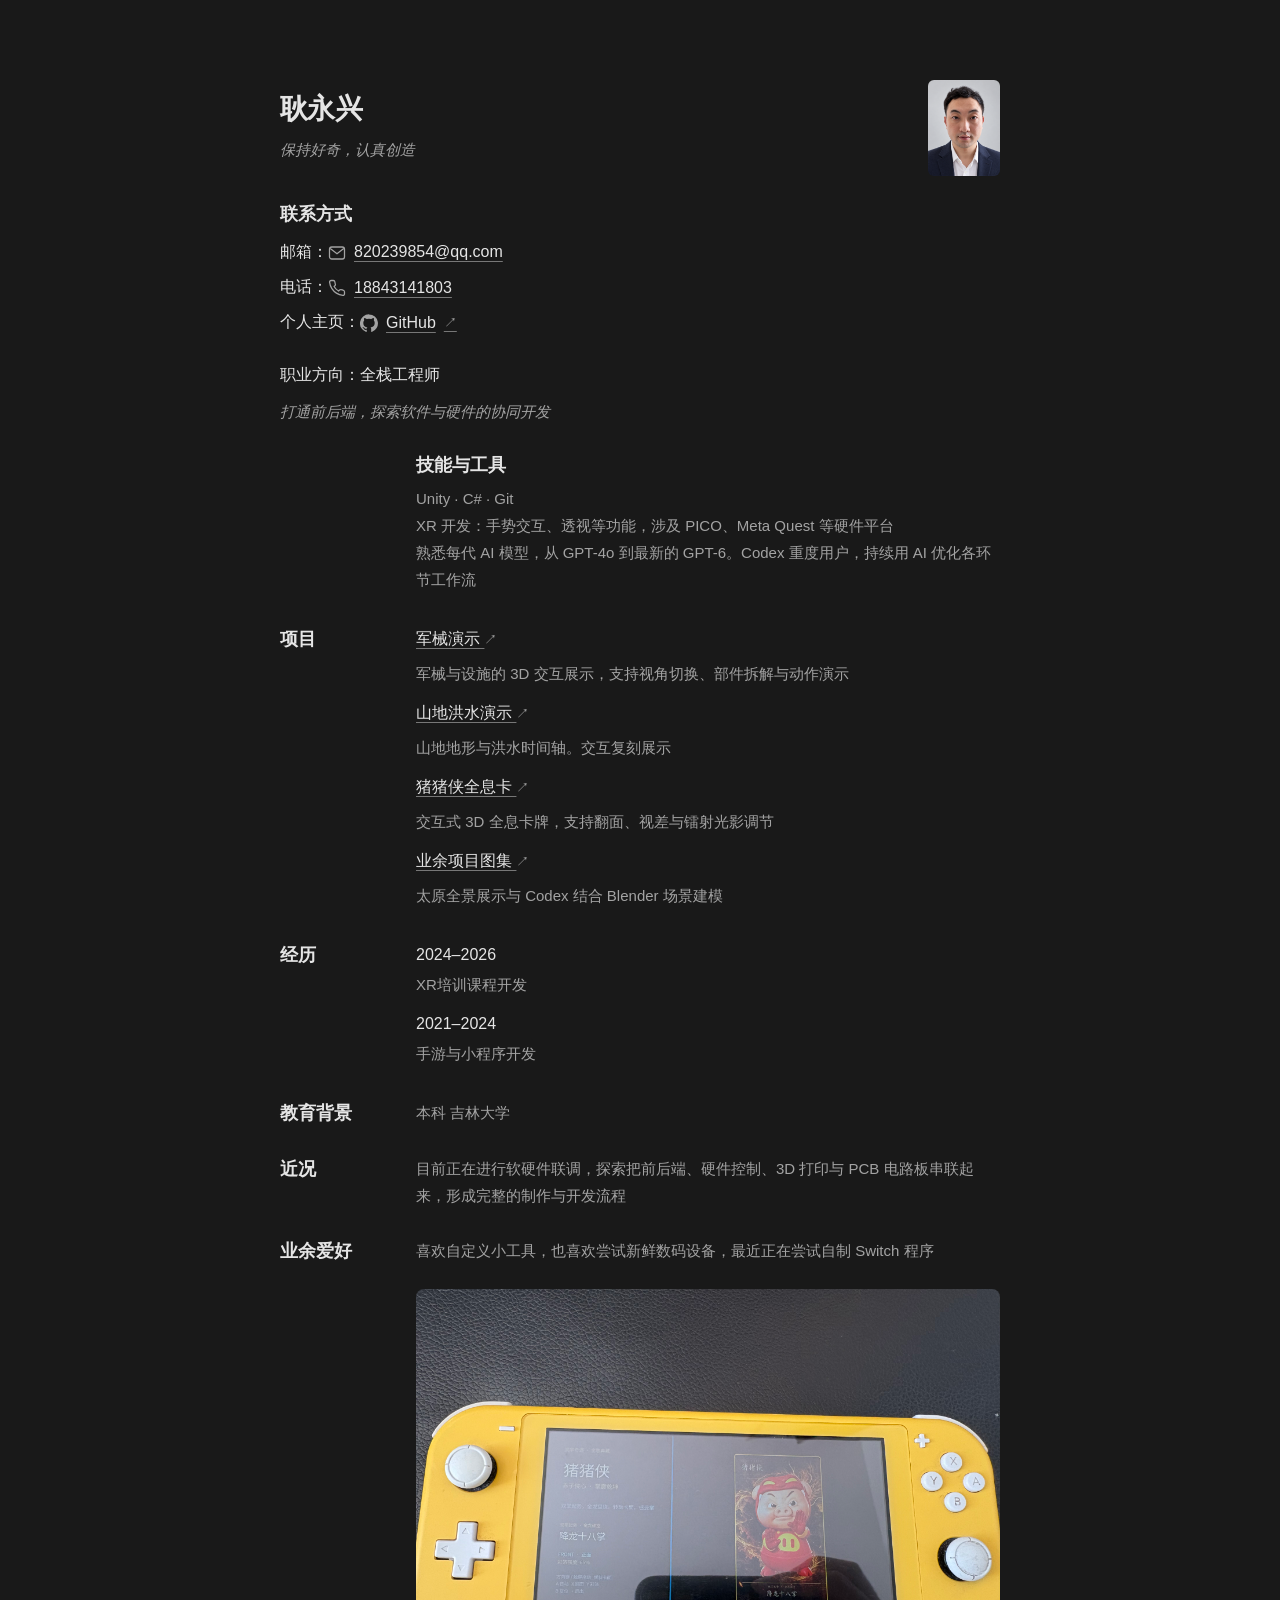
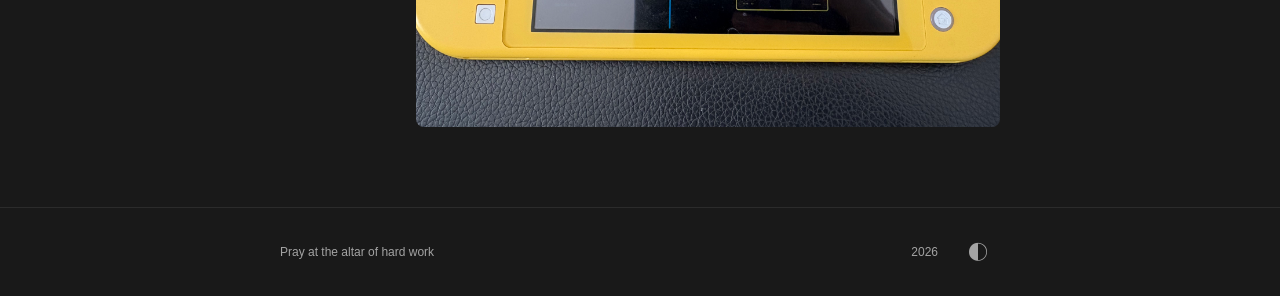
<file: index.html>
<!doctype html><html lang="zh-CN"><head><meta charset="utf-8"><meta name="viewport" content="width=device-width, initial-scale=1"><meta name="theme-color" content="#191919"><meta name="description" content="耿永兴的个人主页，职业方向为全栈工程师。个人简介、项目与日常记录。"><title>耿永兴 · 全栈工程师</title>  <script type="module" crossorigin src="./assets/index-1s0UIiCZ.js"></script>
  <link rel="stylesheet" crossorigin href="./assets/index-CnTrVTDk.css">
</head><body><main id="app"></main></body></html>
</file>
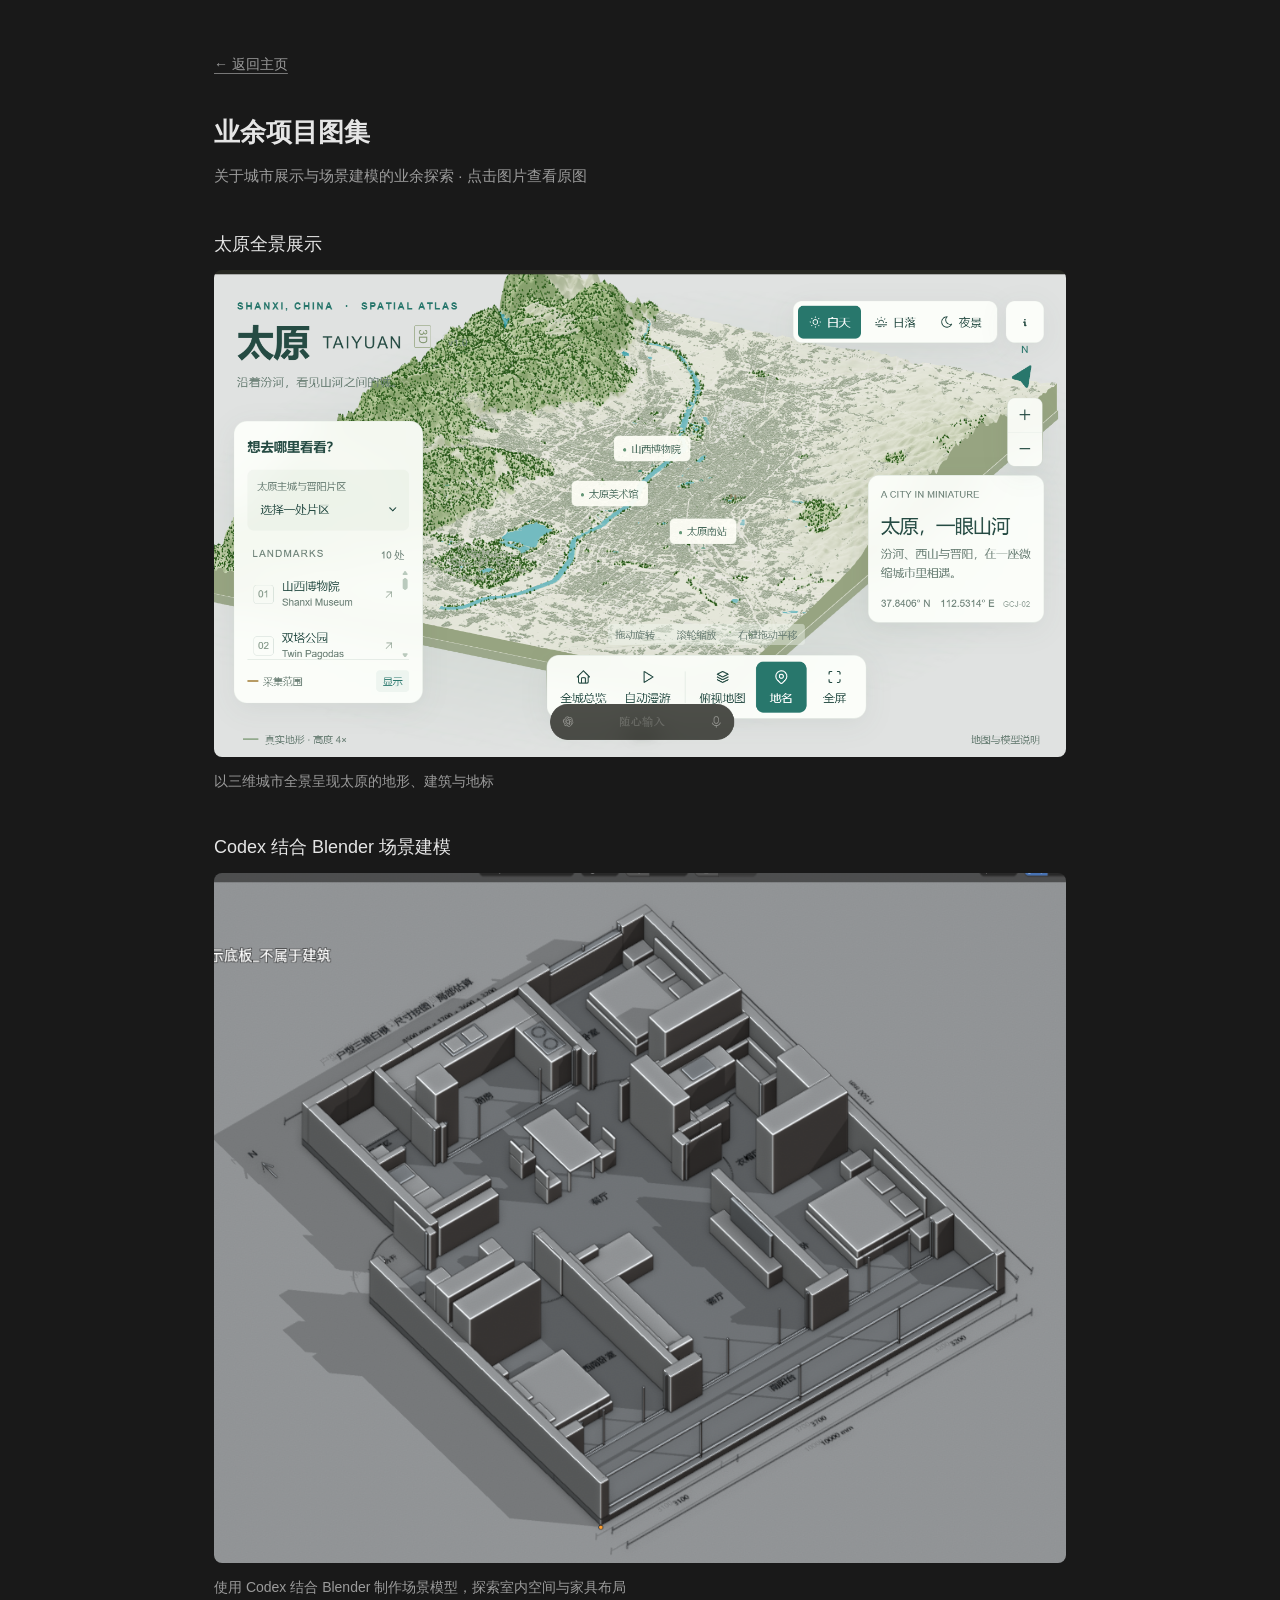
<file: projects/gallery/index.html>
<!doctype html>
<html lang="zh-CN"><head><meta charset="utf-8"><meta name="viewport" content="width=device-width,initial-scale=1"><title>业余项目图集 · 耿永兴</title><link rel="stylesheet" href="../../portfolio.css"><style>
main{max-width:900px;margin:auto;padding:48px 24px 64px}h1{font-size:26px;line-height:1.4;margin:32px 0 12px}.lead{color:var(--muted);font-size:15px}figure{margin:40px 0 0}h2{font-size:18px;color:var(--text);line-height:1.5;margin-bottom:12px}figure a{display:block}img{display:block;width:100%;height:auto;border-radius:8px}figcaption p{color:var(--muted);font-size:14px;margin-top:12px;line-height:1.8}.back{display:inline-block;padding:8px 0;font-size:14px}@media(max-width:600px){main{padding:24px 20px 48px}h1{font-size:24px}figure{margin-top:32px}}
</style></head><body><main><a class="back" href="../../">← 返回主页</a><h1>业余项目图集</h1><p class="lead">关于城市展示与场景建模的业余探索 · 点击图片查看原图</p>
<figure><h2>太原全景展示</h2><a href="./taiyuan.png" target="_blank" rel="noopener" aria-label="查看太原全景展示原图"><img src="./taiyuan.png" alt="太原三维全景，展示汾河、山地、城市建筑与地标" width="1554" height="888" decoding="async"></a><figcaption><p>以三维城市全景呈现太原的地形、建筑与地标</p></figcaption></figure>
<figure><h2>Codex 结合 Blender 场景建模</h2><a href="./blender-scene.png" target="_blank" rel="noopener" aria-label="查看场景建模原图"><img src="./blender-scene.png" alt="Blender 中的住宅室内三维白模，包含墙体、门窗和家具布局" width="1011" height="819" loading="lazy" decoding="async"></a><figcaption><p>使用 Codex 结合 Blender 制作场景模型，探索室内空间与家具布局</p></figcaption></figure>
</main><script>try{if(localStorage.getItem('portfolio-theme')==='light')document.documentElement.dataset.theme='light'}catch{}</script></body></html>
</file>
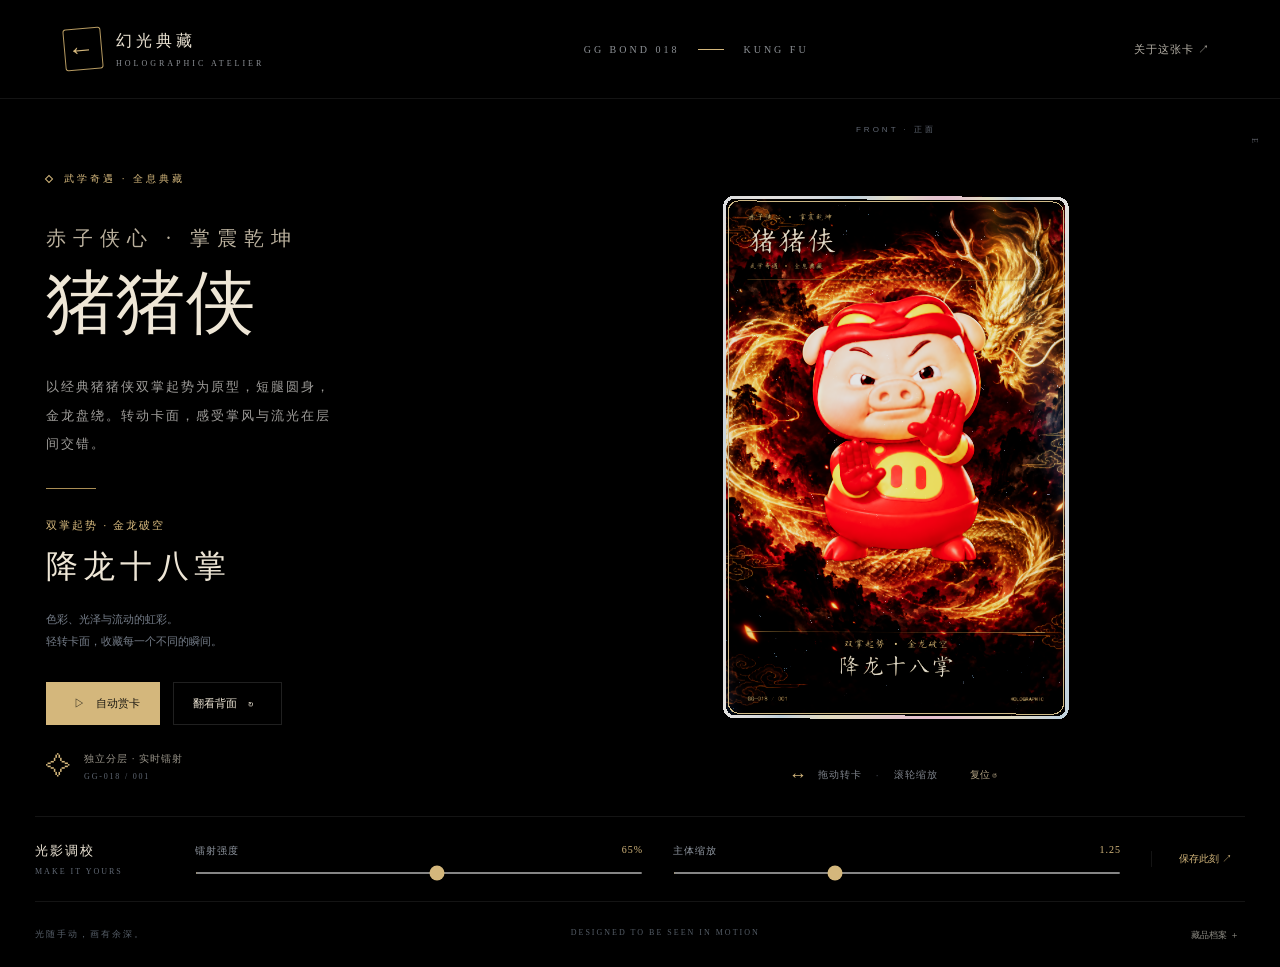
<file: projects/ggbond/index.html>
<!doctype html>
<html lang="zh-CN">
<head><link rel="icon" href="data:,"><meta charset="utf-8"><meta name="viewport" content="width=device-width,initial-scale=1"><meta name="theme-color" content="#090d13"><title>猪猪侠全息卡 · 耿永兴</title><link rel="stylesheet" href="./style.css"><script type="importmap">{"imports":{"three":"./vendor/three/build/three.module.js","three/addons/":"./vendor/three/jsm/"}}</script></head>
<body>
<header><a class="brand" href="../../" aria-label="返回个人主页"><span class="seal">←</span><span>幻光典藏<small>HOLOGRAPHIC ATELIER</small></span></a><span class="edition">GG BOND 018 <i></i> KUNG FU</span><button id="soundless" class="top-note" type="button">关于这张卡 ↗</button></header>
<main>
<section class="story"><p class="eyebrow"><span></span><span id="collection">个人全息典藏</span></p><p id="subtitle" class="subheading">角色称号</p><h1 id="card-title">角色名称</h1><p id="description" class="description">收藏属于你的光影。</p><div class="rule"></div><p id="tagline" class="technique-label">招式说明</p><h2 id="technique">招式名称</h2><p class="craft">色彩、光泽与流动的虹彩。<br>轻转卡面，收藏每一个不同的瞬间。</p><div class="actions"><button id="auto" class="primary" type="button" aria-pressed="false"><span>▷</span> 自动赏卡</button><button id="flip" type="button">翻看背面 <span>↻</span></button></div><div class="collectible"><span>✧</span><div>独立分层 · 实时镭射<small id="edition">001 / 006 · DIGITAL COLLECTIBLE</small></div></div></section>
<section class="display" aria-label="交互式全息卡牌"><div class="orbit orbit-one"></div><div class="orbit orbit-two"></div><span class="display-label">EIGHTEEN DRAGON PALMS</span><div id="stage" tabindex="0" role="img" aria-label="可交互三维卡牌。拖动旋转，方向键微调，F 翻面，R 复位。"><div id="loading" role="status">正在加载卡牌…</div></div><div class="stage-hint"><span>↔</span> 拖动转卡 <b>·</b> 滚轮缩放 <button id="reset" type="button" aria-label="恢复默认视角">复位 ↺</button></div><p id="view-label" class="view-label">FRONT · 正面</p></section>
</main>
<section class="controls" aria-label="卡牌效果控制"><div class="control-heading"><span>光影调校</span><small>MAKE IT YOURS</small></div><label>镭射强度 <output id="foil-value">65%</output><input id="foil" type="range" min="0" max="1.2" step="0.01" value="0.65"></label><label>主体缩放 <output id="scale-value">1.25</output><input id="scale" type="range" min="1" max="1.7" step="0.01" value="1.25"></label><button id="save" class="save" type="button">保存此刻 ↗</button></section>
<footer><span>光随手动，画有余深。</span><span>DESIGNED TO BE SEEN IN MOTION</span><button id="details" type="button">藏品档案 ＋</button></footer>
<dialog id="about"><button class="close" type="button" aria-label="关闭">×</button><p class="eyebrow">COLLECTIBLE NOTES</p><h2>猪猪侠 · 降龙十八掌</h2><p>卡牌模型从 Blender 导出。主体、文字、背景和线描分别参与实时合成，让光泽和景深随视角变化。</p><p>拖动或方向键转动；F 翻面；R 复位。滑杆调整只影响当前预览，刷新后恢复默认值。</p><p class="fine">网页使用实时材质重建镭射效果，与 Blender 离线渲染会有细节差异。</p></dialog>
<script type="module" src="./app.js?v=depth-fixed"></script>
</body></html>
</file>
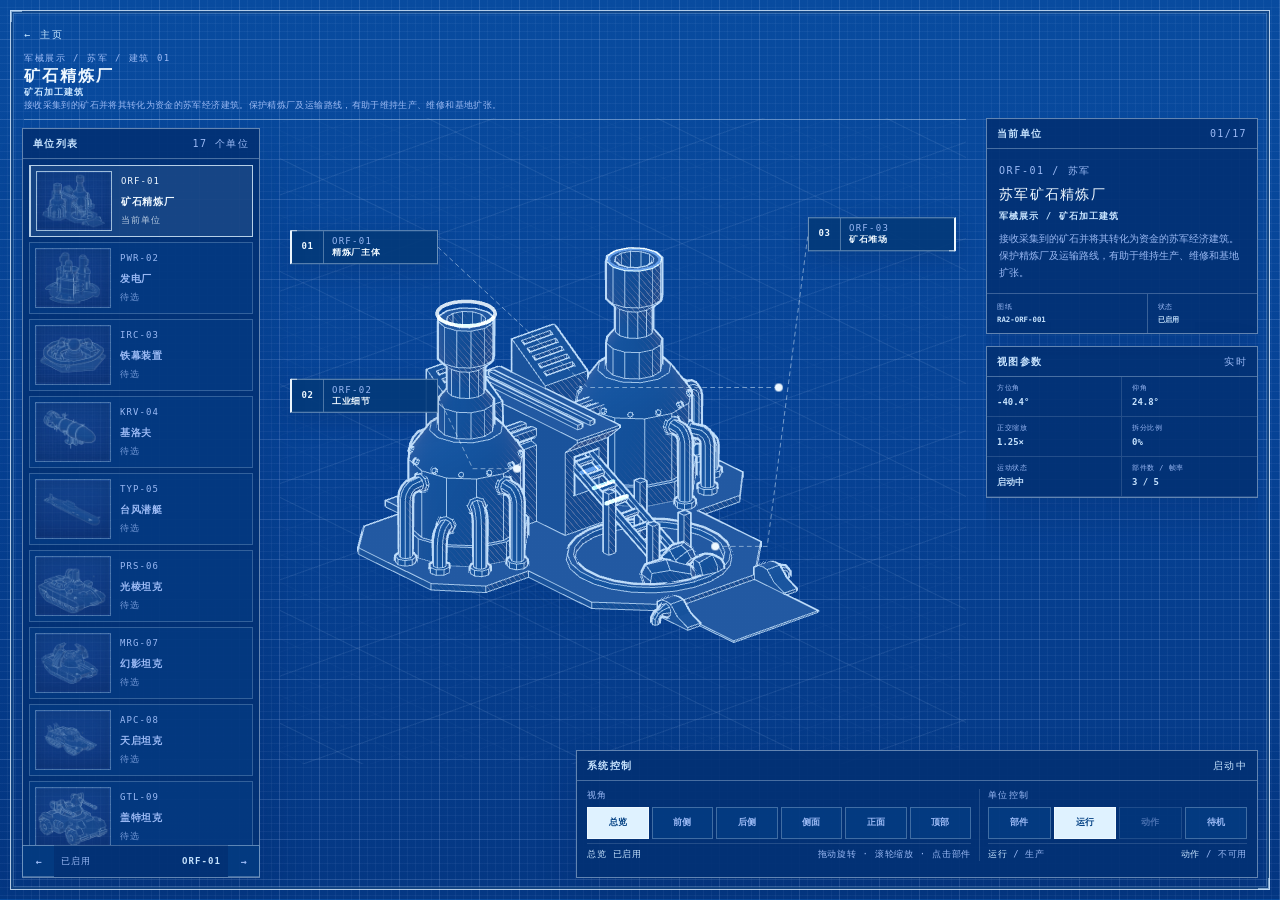
<file: projects/project-02/index.html>
<!doctype html><html lang="zh-CN"><head><meta charset="utf-8"><meta name="viewport" content="width=device-width,initial-scale=1"><title>军械演示 · 耿永兴</title><link rel="stylesheet" href="./_next/static/immutable/chunks/04o9u_3zq2r1m.css"><style>.portfolio-nav{position:fixed;top:16px;left:24px;z-index:100;color:#cae8ff;font:10px monospace;letter-spacing:2px;padding:12px 0;text-decoration:none}.source-link{position:fixed;right:20px;bottom:16px;z-index:100;color:#b6d2e0;font:10px monospace;text-decoration:none;background:#073269bb;padding:3px 6px}html[lang="zh-CN"] #tank-root{font-family:"Microsoft YaHei","PingFang SC",monospace}html[lang="zh-CN"] #tank-root button{letter-spacing:.02em}#tank-root .font-mono{font-family:"Microsoft YaHei","PingFang SC",Consolas,monospace}#tank-root [class*="text-[0.3"],#tank-root [class*="text-[0.4"]{font-size:9px}#tank-root [class*="text-[0.5"]{font-size:10px}#tank-root button{font-size:10px}#tank-root aside p{font-size:11px;line-height:1.7}</style></head><body><main class="fixed inset-0 z-50 overflow-hidden overscroll-none [color-scheme:dark]" aria-label="军械演示"><h1 class="sr-only">军械演示</h1><div id="tank-root"></div></main><a class="portfolio-nav" href="../../">← 主页</a><script src="./_next/static/immutable/chunks/0-943cx6cgniu.js?v=armory1"></script><script src="./_next/static/immutable/chunks/0c0hxoamwjsbw.js?v=armory1"></script><script src="./_next/static/immutable/chunks/0tlpsh5rld14r.js?v=armory1"></script><script src="./_next/static/immutable/chunks/19029dh8oydfo.js?v=armory1"></script><script src="./_next/static/immutable/chunks/1embni-t83zxm.js?v=armory1"></script><script src="./_next/static/immutable/chunks/1oh6iz52jna6u.js?v=armory1"></script><script src="./_next/static/immutable/chunks/1ojfimudmduy4.js?v=armory1"></script><script src="./_next/static/immutable/chunks/3ble3_86yofr4.js?v=armory1"></script><script src="./_next/static/immutable/chunks/3hz-ere7w2ha3.js?v=armory1"></script><script src="./_next/static/immutable/chunks/3o69fw-78eb6g.js?v=armory1"></script><script src="./_next/static/immutable/chunks/3unk-85lsp_05.js?v=armory1"></script><script>globalThis.TURBOPACK.push(["portfolio-entry",999001,e=>{const React=e.i(33153),ReactDOM=e.i(21175),{TankViewer}=e.i(4860);ReactDOM.createRoot(document.getElementById('tank-root')).render(React.createElement(TankViewer));}]);globalThis.TURBOPACK.push(["portfolio-entry",{otherChunks:[],runtimeModuleIds:[999001]}]);</script><script src="./_next/static/immutable/chunks/turbopack-2d5mhljdfxqyx.js?v=armory1"></script></body></html>
</file>
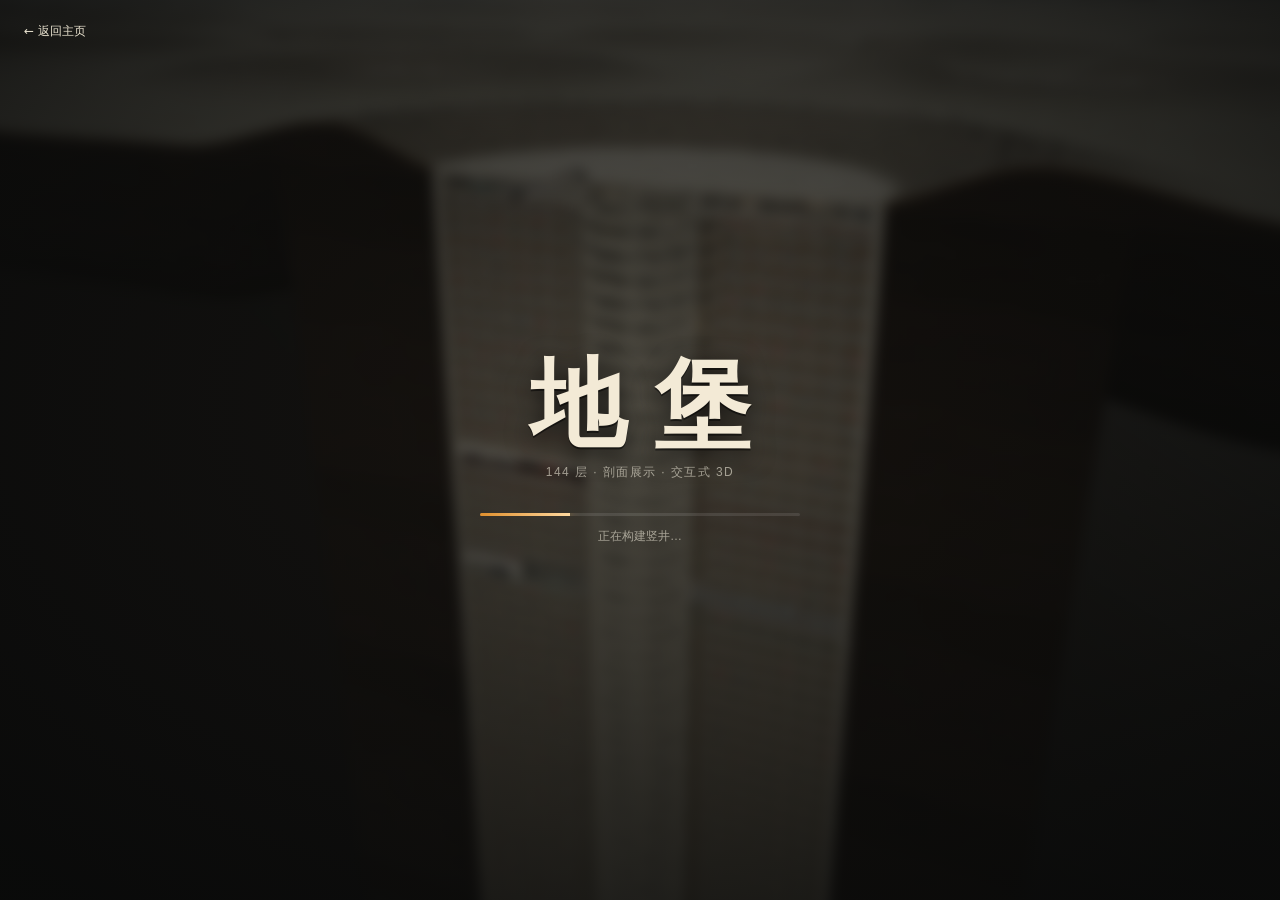
<file: projects/silo/index.html>
<!doctype html>
<html lang="zh-CN">
<head>
  <meta charset="utf-8" />
  <meta name="viewport" content="width=device-width, initial-scale=1, viewport-fit=cover, maximum-scale=1, user-scalable=no" />
  <meta name="apple-mobile-web-app-capable" content="yes" />
  <meta name="theme-color" content="#0b0c0e" />
  <title>地堡 · 交互式 3D 剖面</title>
  <meta name="description" content="探索 144 层地下地堡：中央大楼梯、食堂、司法部、农场、机械部，以及被洪水淹没的 17 号地堡。" />
  <meta property="og:type" content="website" />
  <meta property="og:site_name" content="3D scenes" />
  <meta property="og:title" content="地堡 · 交互式 3D 剖面" />
  <meta property="og:description" content="探索 144 层地下地堡：中央大楼梯、食堂、司法部、农场、机械部，以及被洪水淹没的 17 号地堡。" />
  <meta property="og:image" content="../../preview.jpg" />
  <meta property="og:image:type" content="image/jpeg" />
  <meta property="og:image:width" content="1600" />
  <meta property="og:image:height" content="1000" />
  <meta property="og:image:alt" content="地堡的风格化 3D 剖面" />
  <meta name="twitter:card" content="summary_large_image" />
  <meta name="twitter:title" content="地堡 · 交互式 3D 剖面" />
  <meta name="twitter:image" content="../../preview.jpg" />
  <link rel="icon" href="data:image/svg+xml,<svg xmlns='http://www.w3.org/2000/svg' viewBox='0 0 100 100'><circle cx='50' cy='50' r='46' fill='%231f2220'/><circle cx='50' cy='50' r='18' fill='none' stroke='%23e9e2cf' stroke-width='6'/><circle cx='50' cy='50' r='34' fill='none' stroke='%23e9e2cf' stroke-width='3' stroke-dasharray='8 6'/></svg>" />
  <link rel="preload" as="image" href="../../preview.jpg" />
  <script type="module" src="../../assets/index-f66FsbuJ.js"></script>
  <link rel="stylesheet" crossorigin href="../../assets/index-BIefq41s.css">
<style>.back-home{position:fixed;top:18px;left:24px;z-index:110;color:#e9e2cf;font:12px system-ui;text-decoration:none;padding:5px 0}.back-home:hover{color:white}.ui-top-left{top:60px;max-height:calc(100vh - 82px)}@media(max-width:760px){.back-home{left:12px;top:10px}.ui-top-left{top:42px}}</style></head>
<body><a class="back-home" href="../../">← 返回主页</a>
  <canvas id="c"></canvas>
  <svg id="leaders" aria-hidden="true"></svg>
  <div id="ui"></div>
  <div id="loader">
    <div class="loader-inner">
      <div class="loader-logo">地堡</div>
      <div class="loader-sub">144 层 · 剖面展示 · 交互式 3D</div>
      <div class="loader-bar"><div class="loader-fill" id="loader-fill"></div></div>
      <div class="loader-text" id="loader-text">正在浇筑混凝土…</div>
    </div>
  </div>
</body>
</html>
</file>
<file: assets/index-CnTrVTDk.css>
*{box-sizing:border-box}:root{color-scheme:dark;--bg:#191919;--text:#e5e5e5;--muted:#9b9b9b;--line:#2b2b2b;--hover:#fff}html[data-theme=light]{color-scheme:light;--bg:#fafafa;--text:#282828;--muted:#737373;--line:#e7e7e7;--hover:#000}html{background:var(--bg);color:var(--text);font-family:Arial,Microsoft YaHei,PingFang SC,sans-serif;font-size:15px;-webkit-font-smoothing:antialiased;transition:background .2s,color .2s}body{margin:0}a{color:inherit;text-decoration-color:#777;text-underline-offset:4px;text-decoration-thickness:1px;transition:color .2s,text-decoration-color .2s}a:hover{color:var(--hover);text-decoration-color:var(--hover)}a:focus-visible,button:focus-visible{outline:2px solid var(--muted);outline-offset:5px}h1,h2,p{margin:0}h1{font-size:16px;line-height:24px;font-weight:600}h2{font-size:14px;line-height:20px;font-weight:400;color:var(--muted)}p{line-height:1.9}.profile{max-width:640px;margin:0 auto;padding:128px 0 116px}header .intro{margin-top:32px}header p+p{margin-top:28px}em{font-family:Georgia,Songti SC,serif;font-size:17px;font-weight:400;margin-right:.35em}.columns{display:grid;grid-template-columns:repeat(3,minmax(0,1fr));gap:32px;margin-top:60px}.entry{margin-top:26px}.entry+.entry{margin-top:30px}.entry-name,.entry a{line-height:26px}.entry p{color:var(--muted);margin-top:2px}.arrow{display:inline-block;color:#777;text-decoration:none;font-size:13px;transition:transform .2s}a:hover .arrow{transform:translate(2px,-2px)}.now{margin-top:64px}.now p,.connect p{margin-top:32px}.now p+p{margin-top:26px}.connect{margin-top:64px}footer{border-top:1px solid var(--line);color:#727272;font-size:12px}footer>div{max-width:640px;margin:auto;min-height:80px;display:flex;align-items:center;justify-content:space-between}footer>div>span:last-child{display:flex;align-items:center;gap:18px}.theme{cursor:pointer;background:none;border:0;color:var(--muted);font-size:20px;padding:6px}.project-page{max-width:640px;min-height:calc(100vh - 81px);padding:104px 0;margin:auto}.back{color:var(--muted);font-size:13px}.project-page h1{margin:52px 0 28px}.project-page p{margin:20px 0;color:var(--muted)}.project-page .status{font-size:12px;color:var(--muted);margin-top:56px}.project-page hr{border:0;border-top:1px solid var(--line);margin:42px 0}@media(max-width:700px){.profile,.project-page{margin:0 28px;padding-top:64px}.profile{padding-bottom:80px}.columns{grid-template-columns:1fr;gap:40px;margin-top:44px}.entry{margin-top:20px}.entry+.entry{margin-top:24px}.now,.connect{margin-top:48px}footer>div{margin:0 28px}.project-page{min-height:calc(100vh - 81px)}}@media(prefers-reduced-motion:reduce){*{transition:none!important}}:root{--muted:#a3a3a3;--space-section:56px}html[data-theme=light]{--muted:#666}html{font-size:16px}.profile{max-width:720px;padding:80px 0}p{line-height:1.8;overflow-wrap:break-word}h1{font-size:28px;line-height:1.3;font-weight:600;letter-spacing:-.02em}h2{font-size:14px;line-height:24px;font-weight:500}.profile-heading{display:flex;align-items:center;justify-content:space-between;gap:24px}.profile-photo{display:block;width:72px;height:96px;object-fit:cover;border-radius:6px;flex-shrink:0}header .intro{margin-top:24px}header p+p{margin-top:16px}em{font-size:17px;line-height:inherit}.columns{display:flex;flex-direction:column;gap:var(--space-section);margin-top:var(--space-section)}.columns>section{display:grid;grid-template-columns:112px minmax(0,1fr);column-gap:24px;row-gap:24px;align-items:start}.columns>section>h2{grid-column:1;grid-row:1;line-height:28px}.entry,.entry+.entry{grid-column:2;margin:0}.entry-name,.entry a{font-size:16px;font-weight:500;line-height:28px}.entry p{margin-top:8px}.now,.connect{margin-top:var(--space-section)}.now p,.connect p{margin-top:20px}.now p+p{margin-top:16px}.connect p+p{margin-top:8px}.connect a{display:inline-flex;align-items:center;gap:8px;vertical-align:middle}.contact-icon{width:18px;height:18px;flex:0 0 18px;display:block;color:var(--muted)}.hobby-photo{display:block;width:100%;height:auto;margin-top:24px;border-radius:8px}footer{font-size:12px;line-height:20px;color:var(--muted)}footer>div{max-width:720px;min-height:88px;gap:16px}.theme{width:44px;height:44px;display:inline-flex;align-items:center;justify-content:center}.arrow{color:var(--muted)}@media(max-width:780px){.profile{margin:0 24px;padding:48px 0 56px}:root{--space-section:40px}h1{font-size:24px}.profile-photo{width:60px;height:80px}.columns>section{display:block}.entry,.entry+.entry{margin-top:24px}.columns>section>.entry:first-of-type{margin-top:20px}footer>div{margin:0 24px;min-height:88px}footer>div>span:last-child{gap:8px}}@media(max-width:360px){.profile,footer>div{margin-left:20px;margin-right:20px}footer>div{flex-wrap:wrap;padding:16px 0;gap:8px}}@media(min-width:781px){.profile>.now,.profile>.connect{display:grid;grid-template-columns:112px minmax(0,1fr);column-gap:24px;row-gap:16px;align-items:start}.profile>.now>h2,.profile>.connect>h2{grid-column:1;grid-row:1;line-height:28px}.profile>.now>p,.profile>.connect>p,.profile>.now>img{grid-column:2;margin:0}.profile>.now>img{margin-top:8px}.profile>.connect{row-gap:8px}}.keep-together{white-space:nowrap}header p.career-description{margin-top:8px;color:var(--muted)}.career-description em{font-family:inherit;font-size:15px;font-style:italic;font-weight:400;margin:0;line-height:1.8}.profile-identity{min-width:0}.profile-motto{margin-top:8px;color:var(--muted)}.profile-motto em{font-size:15px;margin:0}header>.connect{margin-top:24px}header>.connect p{margin-top:12px}header>.connect p+p{margin-top:8px}header>.connect+.intro{margin-top:32px}header>.connect+p{margin-top:24px}.columns>section:first-child>.entry:first-child{margin-top:0}.profile h2,.columns>section:first-child .entry-name{font-size:18px;font-weight:600;line-height:28px;color:var(--text)}.entry>a,.entry-name{font-size:16px;font-weight:500}.entry p{font-size:15px;line-height:1.8}.profile>.now>p{font-size:15px;font-weight:400;line-height:1.8;color:var(--muted)}.profile>.now{margin-top:28px}.profile>.now>p{margin-top:10px}.hobby-photo{margin-top:16px}.education .entry p{margin-top:0}@media(max-width:780px){.columns>section.education{margin-top:-12px}.columns>section.education>.entry:first-of-type{margin-top:10px}}@media(min-width:781px){.profile>.now>p{margin-top:0}}:root{--space-section:32px}.columns>section{row-gap:20px}.entry p{margin-top:6px}.now p,.connect p{margin-top:10px}header>.connect p{margin-top:10px}header>.connect p+p{margin-top:6px}.columns{margin-top:24px}@media(max-width:780px){:root{--space-section:28px}.entry,.entry+.entry{margin-top:20px}.columns>section>.entry:first-of-type{margin-top:10px}.columns>section.education{margin-top:0}.columns>section:first-child>.entry:first-child{margin-top:0}.profile{padding-top:32px;padding-bottom:36px}}.columns>section.experience{row-gap:12px}@media(max-width:780px){.experience>.entry+.entry{margin-top:12px}}.columns>section.projects{row-gap:12px}@media(max-width:780px){.projects>.entry+.entry{margin-top:12px}}.experience>.entry>p{margin-top:2px}
</file>
<file: portfolio.css>
*{box-sizing:border-box}:root{color-scheme:dark;--bg:#191919;--text:#e5e5e5;--muted:#9b9b9b;--line:#2b2b2b;--hover:#fff}html[data-theme="light"]{color-scheme:light;--bg:#fafafa;--text:#282828;--muted:#737373;--line:#e7e7e7;--hover:#000}html{background:var(--bg);color:var(--text);font-family:Arial,"Microsoft YaHei","PingFang SC",sans-serif;font-size:15px;-webkit-font-smoothing:antialiased;transition:background .2s,color .2s}body{margin:0}a{color:inherit;text-decoration-color:#777;text-underline-offset:4px;text-decoration-thickness:1px;transition:color .2s,text-decoration-color .2s}a:hover{color:var(--hover);text-decoration-color:var(--hover)}a:focus-visible,button:focus-visible{outline:2px solid var(--muted);outline-offset:5px}h1,h2,p{margin:0}h1{font-size:16px;line-height:24px;font-weight:600}h2{font-size:14px;line-height:20px;font-weight:400;color:var(--muted)}p{line-height:1.9}.profile{max-width:640px;margin:0 auto;padding:128px 0 116px}header .intro{margin-top:32px}header p+p{margin-top:28px}em{font-family:Georgia,"Songti SC",serif;font-size:17px;font-weight:400;margin-right:.35em}.columns{display:grid;grid-template-columns:repeat(3,minmax(0,1fr));gap:32px;margin-top:60px}.entry{margin-top:26px}.entry+.entry{margin-top:30px}.entry-name,.entry a{line-height:26px}.entry p{color:var(--muted);margin-top:2px}.arrow{display:inline-block;color:#777;text-decoration:none;font-size:13px;transition:transform .2s}a:hover .arrow{transform:translate(2px,-2px)}.now{margin-top:64px}.now p,.connect p{margin-top:32px}.now p+p{margin-top:26px}.connect{margin-top:64px}footer{border-top:1px solid var(--line);color:#727272;font-size:12px}footer>div{max-width:640px;margin:auto;min-height:80px;display:flex;align-items:center;justify-content:space-between}footer>div>span:last-child{display:flex;align-items:center;gap:18px}.theme{cursor:pointer;background:none;border:0;color:var(--muted);font-size:20px;padding:6px}.project-page{max-width:640px;min-height:calc(100vh - 81px);padding:104px 0;margin:auto}.back{color:var(--muted);font-size:13px}.project-page h1{margin:52px 0 28px}.project-page p{margin:20px 0;color:var(--muted)}.project-page .status{font-size:12px;color:var(--muted);margin-top:56px}.project-page hr{border:0;border-top:1px solid var(--line);margin:42px 0}@media(max-width:700px){.profile,.project-page{margin:0 28px;padding-top:64px}.profile{padding-bottom:80px}.columns{grid-template-columns:1fr;gap:40px;margin-top:44px}.entry{margin-top:20px}.entry+.entry{margin-top:24px}.now,.connect{margin-top:48px}footer>div{margin:0 28px}.project-page{min-height:calc(100vh - 81px)}}@media(prefers-reduced-motion:reduce){*{transition:none!important}}
</file>
<file: projects/ggbond/style.css>
@charset "UTF-8";
:root{--bg:#000000;--panel:#0f141b;--gold:#d4b77c;--ink:#eee6d6;--muted:#8d9196;--line:#ffffff14;color-scheme:dark;font-family:"Microsoft YaHei","PingFang SC",sans-serif;font-synthesis:none}*{box-sizing:border-box}body{margin:0;background:var(--bg);color:var(--ink)}button,a,input{-webkit-tap-highlight-color:transparent}button{font:inherit;color:inherit;cursor:pointer}button:focus-visible,a:focus-visible,#stage:focus-visible{outline:2px solid var(--gold);outline-offset:6px}button{background:none;border:0}header{height:99px;max-width:1460px;margin:auto;padding:0 5%;display:flex;align-items:center;justify-content:space-between;border-bottom:1px solid var(--line)}.brand{display:flex;align-items:center;gap:14px;text-decoration:none;color:var(--ink);letter-spacing:4px;font-size:16px}.brand small{display:block;font:8px Georgia,serif;letter-spacing:3px;margin-top:7px;color:var(--muted)}.seal{border:1px solid #b69a61;display:grid;place-items:center;width:38px;height:42px;font:27px "KaiTi","STKaiti",serif;color:var(--gold);border-radius:3px;transform:rotate(-5deg)}.edition{font:10px Georgia,serif;letter-spacing:3px;color:var(--muted);display:flex;gap:19px;align-items:center}.edition i{width:26px;height:1px;background:var(--gold)}.top-note{font-size:11px;color:#b6b1a7;letter-spacing:1px}main{max-width:1360px;margin:0 auto;display:grid;grid-template-columns:40% 60%;min-height:690px;position:relative}.story{padding:63px 0 35px 9%;z-index:1}.eyebrow{font-size:10px;letter-spacing:3px;color:var(--gold);display:flex;gap:12px;align-items:center}.eyebrow>span:first-child{width:6px;height:6px;display:inline-block;border:1px solid var(--gold);transform:rotate(45deg)}.subheading{font-family:"KaiTi","STKaiti",serif;color:#bbb19e;font-size:20px;margin:39px 0 4px;letter-spacing:7px}h1{font-family:"KaiTi","STKaiti","Songti SC",serif;font-weight:400;font-size:clamp(50px,5.4vw,82px);letter-spacing:1px;margin:0 0 23px;white-space:nowrap}.description{font-size:13px;line-height:2.2;color:#9e9c99;letter-spacing:2px;max-width:290px}.rule{width:50px;height:1px;background:#aa8e55;margin:29px 0}.technique-label{font-size:11px;color:var(--gold);letter-spacing:2px}h2{font-family:"KaiTi","STKaiti",serif;font-weight:400;letter-spacing:5px;font-size:32px;margin:12px 0}.craft{font-size:11px;line-height:2;color:#757d89;margin-top:19px}.actions{display:flex;gap:13px;margin-top:30px;align-items:center}.actions button{font-size:11px;padding:13px 19px;border:1px solid #ffffff20;transition:background .2s,color .2s}.actions .primary{background:var(--gold);color:#17150f;border-color:var(--gold)}.actions .primary[aria-pressed=true]{background:#8c7443;color:white}.actions button:hover{border-color:var(--gold)}.actions span{margin:0 8px}.collectible{display:flex;align-items:center;gap:12px;margin-top:27px;font-size:10px;color:#999489;letter-spacing:1px}.collectible>span{font-size:25px;color:var(--gold)}.collectible small{display:block;margin-top:6px;color:#616975;font:8px Georgia,serif;letter-spacing:1.8px}.display{position:relative;min-width:0;display:flex;align-items:center;justify-content:center;flex-direction:column;isolation:isolate;overflow:hidden}.display-label{position:absolute;right:21px;top:39px;font:8px Georgia,serif;letter-spacing:3px;color:#5f626a;writing-mode:vertical-rl}.orbit{display:none}#stage{width:100%;height:625px;position:relative;touch-action:none;cursor:grab}#stage:active{cursor:grabbing}#stage canvas{display:block;width:100%;height:100%}#loading{position:absolute;inset:0;display:grid;place-items:center;color:var(--gold);font-size:13px;letter-spacing:3px;padding:30px;text-align:center;white-space:pre-wrap}.stage-hint{display:flex;align-items:center;gap:10px;position:absolute;bottom:30px;color:#7d828a;font-size:10px;letter-spacing:1px}.stage-hint>span{font-size:18px;color:var(--gold)}.stage-hint b{font-weight:normal;color:#40454d;margin:0 4px}.stage-hint button{margin-left:16px;font-size:10px;color:#b3a383}.view-label{position:absolute;top:17px;left:50%;transform:translateX(-50%);font-size:8px;letter-spacing:3px;color:#606773}.controls{max-width:1210px;margin:0 auto 26px;display:flex;gap:30px;align-items:center;border-top:1px solid var(--line);border-bottom:1px solid var(--line);padding:25px 0}.control-heading{min-width:130px;font-size:13px;letter-spacing:2px}.control-heading small{display:block;font:8px Georgia,serif;color:#616975;letter-spacing:2px;margin-top:7px}.controls label{flex:1;min-width:90px;font-size:10px;color:#9198a2;letter-spacing:1px}.controls output{float:right;font:10px Georgia,serif;color:var(--gold)}input[type=range]{display:block;width:100%;margin:14px 0 0;height:2px;accent-color:var(--gold);cursor:pointer}.save{font-size:10px;min-width:94px;color:var(--gold);padding-left:20px;border-left:1px solid var(--line)}footer{max-width:1210px;margin:0 auto;display:flex;justify-content:space-between;font-size:9px;letter-spacing:2px;color:#555d67;padding-bottom:24px}footer span:nth-child(2){font:8px Georgia,serif;letter-spacing:2px}footer button{font-size:9px;color:#8e8c84}dialog{max-width:470px;border:1px solid #8f76434d;background:#10151d;padding:42px;color:var(--ink);line-height:1.9}dialog::backdrop{background:#000b;backdrop-filter:blur(7px)}dialog h2{font-size:26px;letter-spacing:1px}dialog p{font-size:12px;color:#a5a6a9}dialog .fine{font-size:10px;color:#737b86}.close{position:absolute;right:17px;top:9px;font-size:26px;color:var(--gold)}@media(min-width:1500px){main{min-height:760px}#stage{height:710px}.story{padding-top:86px}}@media(max-width:1100px){.controls,footer{margin-left:5%;margin-right:5%}.controls{gap:20px}main{grid-template-columns:39% 61%}h1{font-size:58px}.story{padding-left:13%;padding-top:65px}.controls .control-heading{min-width:95px}.display-label{right:7px}.actions button{padding:11px 13px}.actions span{margin:0 3px}}@media(max-width:760px){header{height:78px;padding:0 6%}.edition{display:none}.brand{font-size:13px}.brand small{font-size:7px}.top-note{font-size:10px}main{display:flex;flex-direction:column;min-height:auto}.story{padding:35px 7% 0}.subheading{margin:22px 0 4px;font-size:17px}h1{font-size:58px;margin-bottom:12px}.description{font-size:12px;line-height:1.8;margin:0}.story .rule,.story .technique-label,.story h2,.story .craft,.collectible{display:none}.actions{position:relative;margin-top:23px}.display{height:620px;margin-top:5px}#stage{height:570px}.stage-hint{bottom:14px}.view-label{top:8px}.display-label{top:47px;right:18px}.controls{display:grid;grid-template-columns:1fr 1fr;gap:27px;padding:24px 0;margin-top:8px}.control-heading{grid-column:1/-1}.control-heading small{display:inline;margin-left:12px}.save{grid-column:1/-1;text-align:left;padding:10px 0;border-left:0;border-top:1px solid var(--line)}footer span:nth-child(2){display:none}footer{line-height:2}}@media(prefers-reduced-motion:reduce){*{scroll-behavior:auto!important;transition:none!important}}
</file>
<file: projects/project-02/_next/static/immutable/chunks/04o9u_3zq2r1m.css>
@layer properties{@supports (((-webkit-hyphens:none)) and (not (margin-trim:inline))) or ((-moz-orient:inline) and (not (color:rgb(from red r g b)))){*,:before,:after,::backdrop{--tw-translate-x:0;--tw-translate-y:0;--tw-translate-z:0;--tw-scale-x:1;--tw-scale-y:1;--tw-scale-z:1;--tw-rotate-x:initial;--tw-rotate-y:initial;--tw-rotate-z:initial;--tw-skew-x:initial;--tw-skew-y:initial;--tw-pan-x:initial;--tw-pan-y:initial;--tw-pinch-zoom:initial;--tw-space-y-reverse:0;--tw-border-style:solid;--tw-gradient-position:initial;--tw-gradient-from:#0000;--tw-gradient-via:#0000;--tw-gradient-to:#0000;--tw-gradient-stops:initial;--tw-gradient-via-stops:initial;--tw-gradient-from-position:0%;--tw-gradient-via-position:50%;--tw-gradient-to-position:100%;--tw-leading:initial;--tw-font-weight:initial;--tw-tracking:initial;--tw-ordinal:initial;--tw-slashed-zero:initial;--tw-numeric-figure:initial;--tw-numeric-spacing:initial;--tw-numeric-fraction:initial;--tw-shadow:0 0 #0000;--tw-shadow-color:initial;--tw-shadow-alpha:100%;--tw-inset-shadow:0 0 #0000;--tw-inset-shadow-color:initial;--tw-inset-shadow-alpha:100%;--tw-ring-color:initial;--tw-ring-shadow:0 0 #0000;--tw-inset-ring-color:initial;--tw-inset-ring-shadow:0 0 #0000;--tw-ring-inset:initial;--tw-ring-offset-width:0px;--tw-ring-offset-color:#fff;--tw-ring-offset-shadow:0 0 #0000;--tw-outline-style:solid;--tw-blur:initial;--tw-brightness:initial;--tw-contrast:initial;--tw-grayscale:initial;--tw-hue-rotate:initial;--tw-invert:initial;--tw-opacity:initial;--tw-saturate:initial;--tw-sepia:initial;--tw-drop-shadow:initial;--tw-drop-shadow-color:initial;--tw-drop-shadow-alpha:100%;--tw-drop-shadow-size:initial;--tw-backdrop-blur:initial;--tw-backdrop-brightness:initial;--tw-backdrop-contrast:initial;--tw-backdrop-grayscale:initial;--tw-backdrop-hue-rotate:initial;--tw-backdrop-invert:initial;--tw-backdrop-opacity:initial;--tw-backdrop-saturate:initial;--tw-backdrop-sepia:initial;--tw-duration:initial;--tw-ease:initial}}}@layer theme{:root,:host{--font-sans:-apple-system, BlinkMacSystemFont, "Segoe UI", Roboto, "Helvetica Neue", "Noto Sans", Arial, sans-serif, "Apple Color Emoji", "Segoe UI Emoji", "Segoe UI Symbol", "Noto Color Emoji";--font-mono:ui-monospace, SFMono-Regular, Menlo, Monaco, Consolas, "Liberation Mono", "Courier New", monospace;--color-red-500:#fb2c36;--color-cyan-200:#a2f4fd;--color-cyan-400:#00d2ef;--color-blue-500:#3080ff;--color-violet-500:#8d54ff;--color-fuchsia-300:#f2a9ff;--color-slate-700:#314158;--color-slate-900:#0f172b;--color-zinc-200:#e4e4e7;--color-zinc-300:#d4d4d8;--color-zinc-400:#9f9fa9;--color-zinc-500:#71717b;--color-zinc-600:#52525c;--color-zinc-800:#27272a;--color-black:#000;--color-white:#fff;--spacing:.25rem;--container-3xl:48rem;--text-xs:.75rem;--text-xs--line-height:calc(1 / .75);--text-sm:.875rem;--text-sm--line-height:calc(1.25 / .875);--text-base:1rem;--text-base--line-height:calc(1.5 / 1);--text-xl:1.25rem;--text-xl--line-height:calc(1.75 / 1.25);--font-weight-normal:400;--font-weight-medium:500;--font-weight-semibold:600;--font-weight-bold:700;--tracking-tight:-.025em;--leading-relaxed:1.625;--radius-sm:.25rem;--radius-md:.375rem;--ease-out:cubic-bezier(0, 0, .2, 1);--blur-sm:8px;--default-transition-duration:.15s;--default-transition-timing-function:cubic-bezier(.4, 0, .2, 1);--default-font-family:var(--font-sans);--default-mono-font-family:var(--font-mono)}@supports (color:lab(0% 0 0)){:root,:host{--color-red-500:lab(55.4814% 75.0732 48.8528);--color-cyan-200:lab(91.0821% -24.0435 -12.8306);--color-cyan-400:lab(76.6045% -40.9406 -29.6231);--color-blue-500:lab(54.1736% 13.3369 -74.6839);--color-violet-500:lab(49.9355% 55.1776 -81.8963);--color-fuchsia-300:lab(78.5378% 39.3533 -32.9615);--color-slate-700:lab(26.9569% -1.47016 -15.6993);--color-slate-900:lab(7.78673% 1.82345 -15.0537);--color-zinc-200:lab(90.6853% .399232 -1.45452);--color-zinc-300:lab(84.9837% .601262 -2.17986);--color-zinc-400:lab(65.6464% 1.53497 -5.42429);--color-zinc-500:lab(47.8878% 1.65477 -5.77283);--color-zinc-600:lab(35.1166% 1.78212 -6.1173);--color-zinc-800:lab(15.7305% .613764 -2.16959)}}}@layer base{*,:after,:before,::backdrop{box-sizing:border-box;border:0 solid;margin:0;padding:0}::file-selector-button{box-sizing:border-box;border:0 solid;margin:0;padding:0}html,:host{-webkit-text-size-adjust:100%;tab-size:4;line-height:1.5;font-family:var(--default-font-family,-apple-system, BlinkMacSystemFont, "Segoe UI", Roboto, "Helvetica Neue", "Noto Sans", Arial, sans-serif, "Apple Color Emoji", "Segoe UI Emoji", "Segoe UI Symbol", "Noto Color Emoji");font-feature-settings:var(--default-font-feature-settings,normal);font-variation-settings:var(--default-font-variation-settings,normal);-webkit-tap-highlight-color:transparent}hr{height:0;color:inherit;border-top-width:1px}abbr:where([title]){-webkit-text-decoration:underline dotted;text-decoration:underline dotted}h1,h2,h3,h4,h5,h6{font-size:inherit;font-weight:inherit}a{color:inherit;-webkit-text-decoration:inherit;-webkit-text-decoration:inherit;-webkit-text-decoration:inherit;-webkit-text-decoration:inherit;text-decoration:inherit}b,strong{font-weight:bolder}code,kbd,samp,pre{font-family:var(--default-mono-font-family,ui-monospace, SFMono-Regular, Menlo, Monaco, Consolas, "Liberation Mono", "Courier New", monospace);font-feature-settings:var(--default-mono-font-feature-settings,normal);font-variation-settings:var(--default-mono-font-variation-settings,normal);font-size:1em}small{font-size:80%}sub,sup{vertical-align:baseline;font-size:75%;line-height:0;position:relative}sub{bottom:-.25em}sup{top:-.5em}table{text-indent:0;border-color:inherit;border-collapse:collapse}:-moz-focusring:where(:not(iframe)){outline:auto}progress{vertical-align:baseline}summary{display:list-item}ol,ul,menu{list-style:none}img,svg,video,canvas,audio,iframe,embed,object{vertical-align:middle;display:block}img,video{max-width:100%;height:auto}button,input,select,optgroup,textarea{font:inherit;font-feature-settings:inherit;font-variation-settings:inherit;letter-spacing:inherit;color:inherit;opacity:1;background-color:#0000;border-radius:0}::file-selector-button{font:inherit;font-feature-settings:inherit;font-variation-settings:inherit;letter-spacing:inherit;color:inherit;opacity:1;background-color:#0000;border-radius:0}:where(select:is([multiple],[size])) optgroup{font-weight:bolder}:where(select:is([multiple],[size])) optgroup option{padding-inline-start:20px}::file-selector-button{margin-inline-end:4px}::placeholder{opacity:1}@supports (not ((-webkit-appearance:-apple-pay-button))) or (contain-intrinsic-size:1px){::placeholder{color:currentColor}@supports (color:color-mix(in lab, red, red)){::placeholder{color:color-mix(in oklab, currentcolor 50%, transparent)}}}textarea{resize:vertical}::-webkit-search-decoration{-webkit-appearance:none}::-webkit-date-and-time-value{min-height:1lh;text-align:inherit}::-webkit-datetime-edit{display:inline-flex}::-webkit-datetime-edit-fields-wrapper{padding:0}::-webkit-datetime-edit{padding-block:0}::-webkit-datetime-edit-year-field{padding-block:0}::-webkit-datetime-edit-month-field{padding-block:0}::-webkit-datetime-edit-day-field{padding-block:0}::-webkit-datetime-edit-hour-field{padding-block:0}::-webkit-datetime-edit-minute-field{padding-block:0}::-webkit-datetime-edit-second-field{padding-block:0}::-webkit-datetime-edit-millisecond-field{padding-block:0}::-webkit-datetime-edit-meridiem-field{padding-block:0}::-webkit-calendar-picker-indicator{line-height:1}:-moz-ui-invalid{box-shadow:none}button,input:where([type=button],[type=reset],[type=submit]){appearance:button}::file-selector-button{appearance:button}::-webkit-inner-spin-button{height:auto}::-webkit-outer-spin-button{height:auto}[hidden]:where(:not([hidden=until-found])){display:none!important}body{text-wrap:pretty}h1,h2,h3,h4{text-wrap:balance}a{text-underline-offset:.3em;text-decoration-skip-ink:auto;text-decoration:none;text-decoration-thickness:1px}@media (hover:hover){a:hover{text-decoration-line:underline}}}@layer components;@layer utilities{.pointer-events-auto{pointer-events:auto}.pointer-events-none{pointer-events:none}.\!visible{visibility:visible!important}.invisible{visibility:hidden}.visible{visibility:visible}.sr-only{clip-path:inset(50%);white-space:nowrap;border-width:0;width:1px;height:1px;margin:-1px;padding:0;position:absolute;overflow:hidden}.absolute{position:absolute}.fixed{position:fixed}.relative{position:relative}.static{position:static}.inset-0{inset:0}.inset-\[10px\]{inset:10px}.-top-px{top:-1px}.top-0{top:0}.top-1{top:var(--spacing)}.top-1\/2{top:50%}.top-4{top:calc(var(--spacing) * 4)}.top-\[49\%\]{top:49%}.top-\[58\%\]{top:58%}.top-\[66px\]{top:66px}.top-\[67\%\]{top:67%}.top-\[106px\]{top:106px}.-right-px{right:-1px}.right-1{right:var(--spacing)}.right-3\.5{right:calc(var(--spacing) * 3.5)}.right-\[4\%\]{right:4%}.right-\[8\%\]{right:8%}.right-\[10\%\]{right:10%}.right-\[max\(1rem\,env\(safe-area-inset-right\)\)\]{right:max(1rem, env(safe-area-inset-right))}.-bottom-px{bottom:-1px}.bottom-10{bottom:calc(var(--spacing) * 10)}.bottom-\[214px\]{bottom:214px}.bottom-\[max\(1rem\,env\(safe-area-inset-bottom\)\)\]{bottom:max(1rem, env(safe-area-inset-bottom))}.-left-px{left:-1px}.left-0{left:0}.left-1\/2{left:50%}.left-3\.5{left:calc(var(--spacing) * 3.5)}.left-4{left:calc(var(--spacing) * 4)}.z-20{z-index:20}.z-30{z-index:30}.z-40{z-index:40}.z-50{z-index:50}.z-\[1\]{z-index:1}.z-\[2\]{z-index:2}.z-\[4\]{z-index:4}.z-\[5\]{z-index:5}.z-\[6\]{z-index:6}.z-\[15\]{z-index:15}.z-\[16\]{z-index:16}.z-\[60\]{z-index:60}.z-\[80\]{z-index:80}.container{width:100%}@media (min-width:40rem){.container{max-width:40rem}}@media (min-width:48rem){.container{max-width:48rem}}@media (min-width:64rem){.container{max-width:64rem}}@media (min-width:80rem){.container{max-width:80rem}}@media (min-width:96rem){.container{max-width:96rem}}.-m-px{margin:-1px}.m-0{margin:0}.mx-\[9px\]{margin-inline:9px}.mx-auto{margin-inline:auto}.my-8{margin-block:calc(var(--spacing) * 8)}.my-\[1\.7143em\]{margin-block:1.7143em}.prose{color:var(--tw-prose-body);max-width:65ch}.prose :where(p):not(:where([class~=not-prose],[class~=not-prose] *)){margin-top:1.25em;margin-bottom:1.25em}.prose :where([class~=lead]):not(:where([class~=not-prose],[class~=not-prose] *)){color:var(--tw-prose-lead);margin-top:1.2em;margin-bottom:1.2em;font-size:1.25em;line-height:1.6}.prose :where(a):not(:where([class~=not-prose],[class~=not-prose] *)){color:var(--tw-prose-links);font-weight:500;text-decoration:underline}.prose :where(strong):not(:where([class~=not-prose],[class~=not-prose] *)){color:var(--tw-prose-bold);font-weight:600}.prose :where(a strong):not(:where([class~=not-prose],[class~=not-prose] *)),.prose :where(blockquote strong):not(:where([class~=not-prose],[class~=not-prose] *)),.prose :where(thead th strong):not(:where([class~=not-prose],[class~=not-prose] *)){color:inherit}.prose :where(ol):not(:where([class~=not-prose],[class~=not-prose] *)){margin-top:1.25em;margin-bottom:1.25em;padding-inline-start:1.625em;list-style-type:decimal}.prose :where(ol[type=A]):not(:where([class~=not-prose],[class~=not-prose] *)){list-style-type:upper-alpha}.prose :where(ol[type=a]):not(:where([class~=not-prose],[class~=not-prose] *)){list-style-type:lower-alpha}.prose :where(ol[type=A s]):not(:where([class~=not-prose],[class~=not-prose] *)){list-style-type:upper-alpha}.prose :where(ol[type=a s]):not(:where([class~=not-prose],[class~=not-prose] *)){list-style-type:lower-alpha}.prose :where(ol[type=I]):not(:where([class~=not-prose],[class~=not-prose] *)){list-style-type:upper-roman}.prose :where(ol[type=i]):not(:where([class~=not-prose],[class~=not-prose] *)){list-style-type:lower-roman}.prose :where(ol[type=I s]):not(:where([class~=not-prose],[class~=not-prose] *)){list-style-type:upper-roman}.prose :where(ol[type=i s]):not(:where([class~=not-prose],[class~=not-prose] *)){list-style-type:lower-roman}.prose :where(ol[type="1"]):not(:where([class~=not-prose],[class~=not-prose] *)){list-style-type:decimal}.prose :where(ul):not(:where([class~=not-prose],[class~=not-prose] *)){margin-top:1.25em;margin-bottom:1.25em;padding-inline-start:1.625em;list-style-type:disc}.prose :where(ol>li):not(:where([class~=not-prose],[class~=not-prose] *))::marker{color:var(--tw-prose-counters);font-weight:400}.prose :where(ul>li):not(:where([class~=not-prose],[class~=not-prose] *))::marker{color:var(--tw-prose-bullets)}.prose :where(dt):not(:where([class~=not-prose],[class~=not-prose] *)){color:var(--tw-prose-headings);margin-top:1.25em;font-weight:600}.prose :where(hr):not(:where([class~=not-prose],[class~=not-prose] *)){border-color:var(--tw-prose-hr);border-top-width:1px;margin-top:3em;margin-bottom:3em}.prose :where(blockquote):not(:where([class~=not-prose],[class~=not-prose] *)){color:var(--tw-prose-quotes);border-inline-start-width:.25rem;border-inline-start-color:var(--tw-prose-quote-borders);quotes:"“""”""‘""’";margin-top:1.6em;margin-bottom:1.6em;padding-inline-start:1em;font-style:italic;font-weight:500}.prose :where(blockquote p:first-of-type):not(:where([class~=not-prose],[class~=not-prose] *)):before{content:open-quote}.prose :where(blockquote p:last-of-type):not(:where([class~=not-prose],[class~=not-prose] *)):after{content:close-quote}.prose :where(h1):not(:where([class~=not-prose],[class~=not-prose] *)){color:var(--tw-prose-headings);margin-top:0;margin-bottom:.888889em;font-size:2.25em;font-weight:800;line-height:1.11111}.prose :where(h1 strong):not(:where([class~=not-prose],[class~=not-prose] *)){color:inherit;font-weight:900}.prose :where(h2):not(:where([class~=not-prose],[class~=not-prose] *)){color:var(--tw-prose-headings);margin-top:2em;margin-bottom:1em;font-size:1.5em;font-weight:700;line-height:1.33333}.prose :where(h2 strong):not(:where([class~=not-prose],[class~=not-prose] *)){color:inherit;font-weight:800}.prose :where(h3):not(:where([class~=not-prose],[class~=not-prose] *)){color:var(--tw-prose-headings);margin-top:1.6em;margin-bottom:.6em;font-size:1.25em;font-weight:600;line-height:1.6}.prose :where(h3 strong):not(:where([class~=not-prose],[class~=not-prose] *)){color:inherit;font-weight:700}.prose :where(h4):not(:where([class~=not-prose],[class~=not-prose] *)){color:var(--tw-prose-headings);margin-top:1.5em;margin-bottom:.5em;font-weight:600;line-height:1.5}.prose :where(h4 strong):not(:where([class~=not-prose],[class~=not-prose] *)){color:inherit;font-weight:700}.prose :where(img):not(:where([class~=not-prose],[class~=not-prose] *)){margin-top:2em;margin-bottom:2em}.prose :where(picture):not(:where([class~=not-prose],[class~=not-prose] *)){margin-top:2em;margin-bottom:2em;display:block}.prose :where(video):not(:where([class~=not-prose],[class~=not-prose] *)){margin-top:2em;margin-bottom:2em}.prose :where(kbd):not(:where([class~=not-prose],[class~=not-prose] *)){color:var(--tw-prose-kbd);box-shadow:0 0 0 1px var(--tw-prose-kbd-shadows), 0 3px 0 var(--tw-prose-kbd-shadows);padding-top:.1875em;padding-inline-end:.375em;padding-bottom:.1875em;border-radius:.3125rem;padding-inline-start:.375em;font-family:inherit;font-size:.875em;font-weight:500}.prose :where(code):not(:where([class~=not-prose],[class~=not-prose] *)){color:var(--tw-prose-code);font-size:.875em;font-weight:600}.prose :where(code):not(:where([class~=not-prose],[class~=not-prose] *)):before,.prose :where(code):not(:where([class~=not-prose],[class~=not-prose] *)):after{content:"`"}.prose :where(a code):not(:where([class~=not-prose],[class~=not-prose] *)),.prose :where(h1 code):not(:where([class~=not-prose],[class~=not-prose] *)){color:inherit}.prose :where(h2 code):not(:where([class~=not-prose],[class~=not-prose] *)){color:inherit;font-size:.875em}.prose :where(h3 code):not(:where([class~=not-prose],[class~=not-prose] *)){color:inherit;font-size:.9em}.prose :where(h4 code):not(:where([class~=not-prose],[class~=not-prose] *)),.prose :where(blockquote code):not(:where([class~=not-prose],[class~=not-prose] *)),.prose :where(thead th code):not(:where([class~=not-prose],[class~=not-prose] *)){color:inherit}.prose :where(pre):not(:where([class~=not-prose],[class~=not-prose] *)){color:var(--tw-prose-pre-code);background-color:var(--tw-prose-pre-bg);padding-top:.857143em;padding-inline-end:1.14286em;padding-bottom:.857143em;border-radius:.375rem;margin-top:1.71429em;margin-bottom:1.71429em;padding-inline-start:1.14286em;font-size:.875em;font-weight:400;line-height:1.71429;overflow-x:auto}.prose :where(pre code):not(:where([class~=not-prose],[class~=not-prose] *)){font-weight:inherit;color:inherit;font-size:inherit;font-family:inherit;line-height:inherit;background-color:#0000;border-width:0;border-radius:0;padding:0}.prose :where(pre code):not(:where([class~=not-prose],[class~=not-prose] *)):before,.prose :where(pre code):not(:where([class~=not-prose],[class~=not-prose] *)):after{content:none}.prose :where(table):not(:where([class~=not-prose],[class~=not-prose] *)){table-layout:auto;width:100%;margin-top:2em;margin-bottom:2em;font-size:.875em;line-height:1.71429}.prose :where(thead):not(:where([class~=not-prose],[class~=not-prose] *)){border-bottom-width:1px;border-bottom-color:var(--tw-prose-th-borders)}.prose :where(thead th):not(:where([class~=not-prose],[class~=not-prose] *)){color:var(--tw-prose-headings);vertical-align:bottom;padding-inline-end:.571429em;padding-bottom:.571429em;padding-inline-start:.571429em;font-weight:600}.prose :where(tbody tr):not(:where([class~=not-prose],[class~=not-prose] *)){border-bottom-width:1px;border-bottom-color:var(--tw-prose-td-borders)}.prose :where(tbody tr:last-child):not(:where([class~=not-prose],[class~=not-prose] *)){border-bottom-width:0}.prose :where(tbody td):not(:where([class~=not-prose],[class~=not-prose] *)){vertical-align:baseline}.prose :where(tfoot):not(:where([class~=not-prose],[class~=not-prose] *)){border-top-width:1px;border-top-color:var(--tw-prose-th-borders)}.prose :where(tfoot td):not(:where([class~=not-prose],[class~=not-prose] *)){vertical-align:top}.prose :where(th,td):not(:where([class~=not-prose],[class~=not-prose] *)){text-align:start}.prose :where(figure>*):not(:where([class~=not-prose],[class~=not-prose] *)){margin-top:0;margin-bottom:0}.prose :where(figcaption):not(:where([class~=not-prose],[class~=not-prose] *)){color:var(--tw-prose-captions);margin-top:.857143em;font-size:.875em;line-height:1.42857}.prose{--tw-prose-body:#364153;--tw-prose-headings:#101828;--tw-prose-lead:#4a5565;--tw-prose-links:#101828;--tw-prose-bold:#101828;--tw-prose-counters:#6a7282;--tw-prose-bullets:#d1d5dc;--tw-prose-hr:#e5e7eb;--tw-prose-quotes:#101828;--tw-prose-quote-borders:#e5e7eb;--tw-prose-captions:#6a7282;--tw-prose-kbd:#101828;--tw-prose-kbd-shadows:#1018281a;--tw-prose-code:#101828;--tw-prose-pre-code:#e5e7eb;--tw-prose-pre-bg:#1e2939;--tw-prose-th-borders:#d1d5dc;--tw-prose-td-borders:#e5e7eb;--tw-prose-invert-body:#d1d5dc;--tw-prose-invert-headings:#fff;--tw-prose-invert-lead:#99a1af;--tw-prose-invert-links:#fff;--tw-prose-invert-bold:#fff;--tw-prose-invert-counters:#99a1af;--tw-prose-invert-bullets:#4a5565;--tw-prose-invert-hr:#364153;--tw-prose-invert-quotes:#f3f4f6;--tw-prose-invert-quote-borders:#364153;--tw-prose-invert-captions:#99a1af;--tw-prose-invert-kbd:#fff;--tw-prose-invert-kbd-shadows:#ffffff1a;--tw-prose-invert-code:#fff;--tw-prose-invert-pre-code:#d1d5dc;--tw-prose-invert-pre-bg:#00000080;--tw-prose-invert-th-borders:#4a5565;--tw-prose-invert-td-borders:#364153;font-size:1rem;line-height:1.75}@supports (color:lab(0% 0 0)){.prose{--tw-prose-body:lab(27.1134% -.956401 -12.3224);--tw-prose-headings:lab(8.11897% .811279 -12.254);--tw-prose-lead:lab(35.6337% -1.58697 -10.8425);--tw-prose-links:lab(8.11897% .811279 -12.254);--tw-prose-bold:lab(8.11897% .811279 -12.254);--tw-prose-counters:lab(47.7841% -.393182 -10.0268);--tw-prose-bullets:lab(85.1236% -.612259 -3.7138);--tw-prose-hr:lab(91.6229% -.159115 -2.26791);--tw-prose-quotes:lab(8.11897% .811279 -12.254);--tw-prose-quote-borders:lab(91.6229% -.159115 -2.26791);--tw-prose-captions:lab(47.7841% -.393182 -10.0268);--tw-prose-kbd:lab(8.11897% .811279 -12.254);--tw-prose-kbd-shadows:lab(8.11897% .811279 -12.254/.1);--tw-prose-code:lab(8.11897% .811279 -12.254);--tw-prose-pre-code:lab(91.6229% -.159115 -2.26791);--tw-prose-pre-bg:lab(16.1051% -1.18239 -11.7533);--tw-prose-th-borders:lab(85.1236% -.612259 -3.7138);--tw-prose-td-borders:lab(91.6229% -.159115 -2.26791);--tw-prose-invert-body:lab(85.1236% -.612259 -3.7138);--tw-prose-invert-lead:lab(65.9269% -.832707 -8.17473);--tw-prose-invert-counters:lab(65.9269% -.832707 -8.17473);--tw-prose-invert-bullets:lab(35.6337% -1.58697 -10.8425);--tw-prose-invert-hr:lab(27.1134% -.956401 -12.3224);--tw-prose-invert-quotes:lab(96.1596% -.0823438 -1.13575);--tw-prose-invert-quote-borders:lab(27.1134% -.956401 -12.3224);--tw-prose-invert-captions:lab(65.9269% -.832707 -8.17473);--tw-prose-invert-pre-code:lab(85.1236% -.612259 -3.7138);--tw-prose-invert-th-borders:lab(35.6337% -1.58697 -10.8425);--tw-prose-invert-td-borders:lab(27.1134% -.956401 -12.3224)}}.prose :where(picture>img):not(:where([class~=not-prose],[class~=not-prose] *)){margin-top:0;margin-bottom:0}.prose :where(li):not(:where([class~=not-prose],[class~=not-prose] *)){margin-top:.5em;margin-bottom:.5em}.prose :where(ol>li):not(:where([class~=not-prose],[class~=not-prose] *)),.prose :where(ul>li):not(:where([class~=not-prose],[class~=not-prose] *)){padding-inline-start:.375em}.prose :where(.prose>ul>li p):not(:where([class~=not-prose],[class~=not-prose] *)){margin-top:.75em;margin-bottom:.75em}.prose :where(.prose>ul>li>p:first-child):not(:where([class~=not-prose],[class~=not-prose] *)){margin-top:1.25em}.prose :where(.prose>ul>li>p:last-child):not(:where([class~=not-prose],[class~=not-prose] *)){margin-bottom:1.25em}.prose :where(.prose>ol>li>p:first-child):not(:where([class~=not-prose],[class~=not-prose] *)){margin-top:1.25em}.prose :where(.prose>ol>li>p:last-child):not(:where([class~=not-prose],[class~=not-prose] *)){margin-bottom:1.25em}.prose :where(ul ul,ul ol,ol ul,ol ol):not(:where([class~=not-prose],[class~=not-prose] *)){margin-top:.75em;margin-bottom:.75em}.prose :where(dl):not(:where([class~=not-prose],[class~=not-prose] *)){margin-top:1.25em;margin-bottom:1.25em}.prose :where(dd):not(:where([class~=not-prose],[class~=not-prose] *)){margin-top:.5em;padding-inline-start:1.625em}.prose :where(hr+*):not(:where([class~=not-prose],[class~=not-prose] *)),.prose :where(h2+*):not(:where([class~=not-prose],[class~=not-prose] *)),.prose :where(h3+*):not(:where([class~=not-prose],[class~=not-prose] *)),.prose :where(h4+*):not(:where([class~=not-prose],[class~=not-prose] *)){margin-top:0}.prose :where(thead th:first-child):not(:where([class~=not-prose],[class~=not-prose] *)){padding-inline-start:0}.prose :where(thead th:last-child):not(:where([class~=not-prose],[class~=not-prose] *)){padding-inline-end:0}.prose :where(tbody td,tfoot td):not(:where([class~=not-prose],[class~=not-prose] *)){padding-top:.571429em;padding-inline-end:.571429em;padding-bottom:.571429em;padding-inline-start:.571429em}.prose :where(tbody td:first-child,tfoot td:first-child):not(:where([class~=not-prose],[class~=not-prose] *)){padding-inline-start:0}.prose :where(tbody td:last-child,tfoot td:last-child):not(:where([class~=not-prose],[class~=not-prose] *)){padding-inline-end:0}.prose :where(figure):not(:where([class~=not-prose],[class~=not-prose] *)){margin-top:2em;margin-bottom:2em}.prose :where(.prose>:first-child):not(:where([class~=not-prose],[class~=not-prose] *)){margin-top:0}.prose :where(.prose>:last-child):not(:where([class~=not-prose],[class~=not-prose] *)){margin-bottom:0}.prose-sm{font-size:.875rem;line-height:1.71429}.prose-sm :where(p):not(:where([class~=not-prose],[class~=not-prose] *)){margin-top:1.14286em;margin-bottom:1.14286em}.prose-sm :where([class~=lead]):not(:where([class~=not-prose],[class~=not-prose] *)){margin-top:.888889em;margin-bottom:.888889em;font-size:1.28571em;line-height:1.55556}.prose-sm :where(blockquote):not(:where([class~=not-prose],[class~=not-prose] *)){margin-top:1.33333em;margin-bottom:1.33333em;padding-inline-start:1.11111em}.prose-sm :where(h1):not(:where([class~=not-prose],[class~=not-prose] *)){margin-top:0;margin-bottom:.8em;font-size:2.14286em;line-height:1.2}.prose-sm :where(h2):not(:where([class~=not-prose],[class~=not-prose] *)){margin-top:1.6em;margin-bottom:.8em;font-size:1.42857em;line-height:1.4}.prose-sm :where(h3):not(:where([class~=not-prose],[class~=not-prose] *)){margin-top:1.55556em;margin-bottom:.444444em;font-size:1.28571em;line-height:1.55556}.prose-sm :where(h4):not(:where([class~=not-prose],[class~=not-prose] *)){margin-top:1.42857em;margin-bottom:.571429em;line-height:1.42857}.prose-sm :where(img):not(:where([class~=not-prose],[class~=not-prose] *)),.prose-sm :where(picture):not(:where([class~=not-prose],[class~=not-prose] *)){margin-top:1.71429em;margin-bottom:1.71429em}.prose-sm :where(picture>img):not(:where([class~=not-prose],[class~=not-prose] *)){margin-top:0;margin-bottom:0}.prose-sm :where(video):not(:where([class~=not-prose],[class~=not-prose] *)){margin-top:1.71429em;margin-bottom:1.71429em}.prose-sm :where(kbd):not(:where([class~=not-prose],[class~=not-prose] *)){padding-top:.142857em;padding-inline-end:.357143em;padding-bottom:.142857em;border-radius:.3125rem;padding-inline-start:.357143em;font-size:.857143em}.prose-sm :where(code):not(:where([class~=not-prose],[class~=not-prose] *)){font-size:.857143em}.prose-sm :where(h2 code):not(:where([class~=not-prose],[class~=not-prose] *)){font-size:.9em}.prose-sm :where(h3 code):not(:where([class~=not-prose],[class~=not-prose] *)){font-size:.888889em}.prose-sm :where(pre):not(:where([class~=not-prose],[class~=not-prose] *)){padding-top:.666667em;padding-inline-end:1em;padding-bottom:.666667em;border-radius:.25rem;margin-top:1.66667em;margin-bottom:1.66667em;padding-inline-start:1em;font-size:.857143em;line-height:1.66667}.prose-sm :where(ol):not(:where([class~=not-prose],[class~=not-prose] *)),.prose-sm :where(ul):not(:where([class~=not-prose],[class~=not-prose] *)){margin-top:1.14286em;margin-bottom:1.14286em;padding-inline-start:1.57143em}.prose-sm :where(li):not(:where([class~=not-prose],[class~=not-prose] *)){margin-top:.285714em;margin-bottom:.285714em}.prose-sm :where(ol>li):not(:where([class~=not-prose],[class~=not-prose] *)),.prose-sm :where(ul>li):not(:where([class~=not-prose],[class~=not-prose] *)){padding-inline-start:.428571em}.prose-sm :where(.prose-sm>ul>li p):not(:where([class~=not-prose],[class~=not-prose] *)){margin-top:.571429em;margin-bottom:.571429em}.prose-sm :where(.prose-sm>ul>li>p:first-child):not(:where([class~=not-prose],[class~=not-prose] *)){margin-top:1.14286em}.prose-sm :where(.prose-sm>ul>li>p:last-child):not(:where([class~=not-prose],[class~=not-prose] *)){margin-bottom:1.14286em}.prose-sm :where(.prose-sm>ol>li>p:first-child):not(:where([class~=not-prose],[class~=not-prose] *)){margin-top:1.14286em}.prose-sm :where(.prose-sm>ol>li>p:last-child):not(:where([class~=not-prose],[class~=not-prose] *)){margin-bottom:1.14286em}.prose-sm :where(ul ul,ul ol,ol ul,ol ol):not(:where([class~=not-prose],[class~=not-prose] *)){margin-top:.571429em;margin-bottom:.571429em}.prose-sm :where(dl):not(:where([class~=not-prose],[class~=not-prose] *)){margin-top:1.14286em;margin-bottom:1.14286em}.prose-sm :where(dt):not(:where([class~=not-prose],[class~=not-prose] *)){margin-top:1.14286em}.prose-sm :where(dd):not(:where([class~=not-prose],[class~=not-prose] *)){margin-top:.285714em;padding-inline-start:1.57143em}.prose-sm :where(hr):not(:where([class~=not-prose],[class~=not-prose] *)){margin-top:2.85714em;margin-bottom:2.85714em}.prose-sm :where(hr+*):not(:where([class~=not-prose],[class~=not-prose] *)),.prose-sm :where(h2+*):not(:where([class~=not-prose],[class~=not-prose] *)),.prose-sm :where(h3+*):not(:where([class~=not-prose],[class~=not-prose] *)),.prose-sm :where(h4+*):not(:where([class~=not-prose],[class~=not-prose] *)){margin-top:0}.prose-sm :where(table):not(:where([class~=not-prose],[class~=not-prose] *)){font-size:.857143em;line-height:1.5}.prose-sm :where(thead th):not(:where([class~=not-prose],[class~=not-prose] *)){padding-inline-end:1em;padding-bottom:.666667em;padding-inline-start:1em}.prose-sm :where(thead th:first-child):not(:where([class~=not-prose],[class~=not-prose] *)){padding-inline-start:0}.prose-sm :where(thead th:last-child):not(:where([class~=not-prose],[class~=not-prose] *)){padding-inline-end:0}.prose-sm :where(tbody td,tfoot td):not(:where([class~=not-prose],[class~=not-prose] *)){padding-top:.666667em;padding-inline-end:1em;padding-bottom:.666667em;padding-inline-start:1em}.prose-sm :where(tbody td:first-child,tfoot td:first-child):not(:where([class~=not-prose],[class~=not-prose] *)){padding-inline-start:0}.prose-sm :where(tbody td:last-child,tfoot td:last-child):not(:where([class~=not-prose],[class~=not-prose] *)){padding-inline-end:0}.prose-sm :where(figure):not(:where([class~=not-prose],[class~=not-prose] *)){margin-top:1.71429em;margin-bottom:1.71429em}.prose-sm :where(figure>*):not(:where([class~=not-prose],[class~=not-prose] *)){margin-top:0;margin-bottom:0}.prose-sm :where(figcaption):not(:where([class~=not-prose],[class~=not-prose] *)){margin-top:.666667em;font-size:.857143em;line-height:1.33333}.prose-sm :where(.prose-sm>:first-child):not(:where([class~=not-prose],[class~=not-prose] *)){margin-top:0}.prose-sm :where(.prose-sm>:last-child):not(:where([class~=not-prose],[class~=not-prose] *)){margin-bottom:0}.\!mt-2{margin-top:calc(var(--spacing) * 2)!important}.-mt-1{margin-top:calc(var(--spacing) * -1)}.mt-0\.5{margin-top:calc(var(--spacing) * .5)}.mt-1{margin-top:var(--spacing)}.mt-1\.5{margin-top:calc(var(--spacing) * 1.5)}.mt-2{margin-top:calc(var(--spacing) * 2)}.mt-3{margin-top:calc(var(--spacing) * 3)}.mt-4{margin-top:calc(var(--spacing) * 4)}.mt-6{margin-top:calc(var(--spacing) * 6)}.mt-8{margin-top:calc(var(--spacing) * 8)}.mt-10{margin-top:calc(var(--spacing) * 10)}.mr-2{margin-right:calc(var(--spacing) * 2)}.\!mb-8{margin-bottom:calc(var(--spacing) * 8)!important}.mb-2{margin-bottom:calc(var(--spacing) * 2)}.mb-6{margin-bottom:calc(var(--spacing) * 6)}.ml-0\.5{margin-left:calc(var(--spacing) * .5)}.ml-2{margin-left:calc(var(--spacing) * 2)}.ml-auto{margin-left:auto}.block{display:block}.contents{display:contents}.flex{display:flex}.grid{display:grid}.hidden{display:none}.inline{display:inline}.inline-block{display:inline-block}.inline-flex{display:inline-flex}.table{display:table}.aspect-8\/5{aspect-ratio:8/5}.size-1\.5{width:calc(var(--spacing) * 1.5);height:calc(var(--spacing) * 1.5)}.size-3{width:calc(var(--spacing) * 3);height:calc(var(--spacing) * 3)}.size-4{width:calc(var(--spacing) * 4);height:calc(var(--spacing) * 4)}.size-8{width:calc(var(--spacing) * 8);height:calc(var(--spacing) * 8)}.size-\[8px\]{width:8px;height:8px}.size-full{width:100%;height:100%}.h-0\.5{height:calc(var(--spacing) * .5)}.h-\[0\.8em\]{height:.8em}.h-\[0\.75em\]{height:.75em}.h-\[1\.05em\]{height:1.05em}.h-dvh{height:100dvh}.h-full{height:100%}.h-px{height:1px}.max-h-\[70vh\]{max-height:70vh}.max-h-\[90dvh\]{max-height:90dvh}.max-h-\[92dvh\]{max-height:92dvh}.max-h-none{max-height:none}.min-h-0{min-height:0}.min-h-4{min-height:calc(var(--spacing) * 4)}.min-h-7{min-height:calc(var(--spacing) * 7)}.min-h-8{min-height:calc(var(--spacing) * 8)}.min-h-9{min-height:calc(var(--spacing) * 9)}.min-h-11{min-height:calc(var(--spacing) * 11)}.min-h-\[30px\]{min-height:30px}.min-h-\[52px\]{min-height:52px}.w-8{width:calc(var(--spacing) * 8)}.w-28{width:calc(var(--spacing) * 28)}.w-52{width:calc(var(--spacing) * 52)}.w-\[0\.8em\]{width:.8em}.w-\[0\.75em\]{width:.75em}.w-\[1\.05em\]{width:1.05em}.w-\[72\%\]{width:72%}.w-\[78\%\]{width:78%}.w-\[88\%\]{width:88%}.w-\[calc\(100\%-2rem\)\]{width:calc(100% - 2rem)}.w-\[min\(280px\,calc\(100vw-28px\)\)\]{width:min(280px,100vw - 28px)}.w-\[min\(290px\,58vw\)\]{width:min(290px,58vw)}.w-\[min\(330px\,calc\(100vw-48px\)\)\]{width:min(330px,100vw - 48px)}.w-\[min\(440px\,calc\(100vw-36px\)\)\]{width:min(440px,100vw - 36px)}.w-fit{width:fit-content}.w-full{width:100%}.w-screen{width:100vw}.max-w-3xl{max-width:var(--container-3xl)}.max-w-\[46ch\]{max-width:46ch}.max-w-\[92vw\]{max-width:92vw}.max-w-\[126px\]{max-width:126px}.max-w-full{max-width:100%}.max-w-none{max-width:none}.min-w-0{min-width:0}.min-w-0\!{min-width:0!important}.min-w-\[42px\]{min-width:42px}.min-w-\[58px\]{min-width:58px}.min-w-\[76px\]{min-width:76px}.min-w-\[132px\]{min-width:132px}.min-w-\[148px\]{min-width:148px}.flex-1{flex:1}.flex-none{flex:none}.shrink{flex-shrink:1}.shrink-0{flex-shrink:0}.grow{flex-grow:1}.origin-left{transform-origin:0}.-translate-x-1\/2{--tw-translate-x:calc(calc(1 / 2 * 100%) * -1);translate:var(--tw-translate-x) var(--tw-translate-y)}.-translate-y-1\/2{--tw-translate-y:calc(calc(1 / 2 * 100%) * -1);translate:var(--tw-translate-x) var(--tw-translate-y)}.scale-100{--tw-scale-x:100%;--tw-scale-y:100%;--tw-scale-z:100%;scale:var(--tw-scale-x) var(--tw-scale-y)}.scale-\[0\.98\]{scale:.98}.scale-\[1\.015\]{scale:1.015}.scale-\[1\.035\]{scale:1.035}.-rotate-6{rotate:-6deg}.rotate-3{rotate:3deg}.rotate-9{rotate:9deg}.\[transform\:translate3d\(var\(--pointer-x\)\,var\(--pointer-y\)\,0\)_translate\(14px\,14px\)\]{transform:translate3d(var(--pointer-x),var(--pointer-y),0) translate(14px,14px)}.transform{transform:var(--tw-rotate-x,) var(--tw-rotate-y,) var(--tw-rotate-z,) var(--tw-skew-x,) var(--tw-skew-y,)}.cursor-pointer{cursor:pointer}.cursor-zoom-out{cursor:zoom-out}.touch-pan-x{--tw-pan-x:pan-x;touch-action:var(--tw-pan-x,) var(--tw-pan-y,) var(--tw-pinch-zoom,)}.touch-manipulation{touch-action:manipulation}.touch-none{touch-action:none}.resize{resize:both}.\[scroll-snap-type\:x_proximity\]{scroll-snap-type:x proximity}.\[scroll-snap-align\:start\]{scroll-snap-align:start}.scroll-px-\[9px\]{scroll-padding-inline:9px}.\[scrollbar-width\:none\]{scrollbar-width:none}.grid-cols-2{grid-template-columns:repeat(2,minmax(0,1fr))}.grid-cols-4{grid-template-columns:repeat(4,minmax(0,1fr))}.grid-cols-6{grid-template-columns:repeat(6,minmax(0,1fr))}.grid-cols-\[1\.45fr_1fr\]{grid-template-columns:1.45fr 1fr}.grid-cols-\[52px_minmax\(0\,1fr\)\]{grid-template-columns:52px minmax(0,1fr)}.grid-cols-\[82px_1fr\]{grid-template-columns:82px 1fr}.flex-col{flex-direction:column}.flex-wrap{flex-wrap:wrap}.place-items-center{place-items:center}.content-center{align-content:center}.items-baseline{align-items:baseline}.items-center{align-items:center}.items-end{align-items:flex-end}.items-start{align-items:flex-start}.items-stretch{align-items:stretch}.justify-between{justify-content:space-between}.justify-end{justify-content:flex-end}.gap-0\.5{gap:calc(var(--spacing) * .5)}.gap-1{gap:var(--spacing)}.gap-1\.5{gap:calc(var(--spacing) * 1.5)}.gap-2{gap:calc(var(--spacing) * 2)}.gap-2\.5{gap:calc(var(--spacing) * 2.5)}.gap-3{gap:calc(var(--spacing) * 3)}.gap-4{gap:calc(var(--spacing) * 4)}.gap-6{gap:calc(var(--spacing) * 6)}.gap-\[3px\]{gap:3px}.gap-\[7px\]{gap:7px}.gap-\[9px\]{gap:9px}.gap-px{gap:1px}:where(.space-y-6>:not(:last-child)){--tw-space-y-reverse:0;margin-block-start:calc(calc(var(--spacing) * 6) * var(--tw-space-y-reverse));margin-block-end:calc(calc(var(--spacing) * 6) * calc(1 - var(--tw-space-y-reverse)))}.gap-x-3{column-gap:calc(var(--spacing) * 3)}.gap-x-4{column-gap:calc(var(--spacing) * 4)}.gap-x-6{column-gap:calc(var(--spacing) * 6)}.gap-y-1{row-gap:var(--spacing)}.gap-y-2{row-gap:calc(var(--spacing) * 2)}.self-stretch{align-self:stretch}.truncate{text-overflow:ellipsis;white-space:nowrap;overflow:hidden}.overflow-hidden{overflow:hidden}.overflow-visible{overflow:visible}.overflow-x-auto{overflow-x:auto}.overflow-y-hidden{overflow-y:hidden}.overscroll-none{overscroll-behavior:none}.rounded{border-radius:.25rem}.rounded-\[inherit\]{border-radius:inherit}.rounded-full{border-radius:3.40282e38px}.rounded-md{border-radius:var(--radius-md)}.rounded-sm{border-radius:var(--radius-sm)}.border{border-style:var(--tw-border-style);border-width:1px}.border-0{border-style:var(--tw-border-style);border-width:0}.border-t{border-top-style:var(--tw-border-style);border-top-width:1px}.border-t-2{border-top-style:var(--tw-border-style);border-top-width:2px}.border-r{border-right-style:var(--tw-border-style);border-right-width:1px}.border-r-0{border-right-style:var(--tw-border-style);border-right-width:0}.border-r-2{border-right-style:var(--tw-border-style);border-right-width:2px}.border-b{border-bottom-style:var(--tw-border-style);border-bottom-width:1px}.border-b-2{border-bottom-style:var(--tw-border-style);border-bottom-width:2px}.border-l{border-left-style:var(--tw-border-style);border-left-width:1px}.border-l-0{border-left-style:var(--tw-border-style);border-left-width:0}.border-l-2{border-left-style:var(--tw-border-style);border-left-width:2px}.border-dashed{--tw-border-style:dashed;border-style:dashed}.border-\[\#6ed2ffd1\]{border-color:#6ed2ffd1}.border-\[\#c6e3fe\]{border-color:#c6e3fe}.border-\[\#def0ff4d\]{border-color:#def0ff4d}.border-\[\#def0ff26\]{border-color:#def0ff26}.border-\[\#def0ff38\]{border-color:#def0ff38}.border-\[\#def0ff40\]{border-color:#def0ff40}.border-\[\#def0ff47\]{border-color:#def0ff47}.border-\[\#def0ff52\]{border-color:#def0ff52}.border-\[\#def0ff57\]{border-color:#def0ff57}.border-\[\#def0ff70\]{border-color:#def0ff70}.border-\[\#dff2ffb3\]{border-color:#dff2ffb3}.border-\[\#e1f2ff9e\]{border-color:#e1f2ff9e}.border-\[\#e2f3ff52\]{border-color:#e2f3ff52}.border-\[\#e2f3ff75\]{border-color:#e2f3ff75}.border-\[\#e2f3ffbd\]{border-color:#e2f3ffbd}.border-\[\#e3f3ffc7\]{border-color:#e3f3ffc7}.border-\[\#eef8ff\]{border-color:#eef8ff}.border-transparent{border-color:#0000}.border-zinc-200{border-color:var(--color-zinc-200)}.border-r-\[\#eef8ff\]{border-right-color:#eef8ff}.border-l-\[\#eef8ff\]{border-left-color:#eef8ff}.bg-\[\#043a7aeb\]{background-color:#043a7aeb}.bg-\[\#053b85\]{background-color:#053b85}.bg-\[\#084c975c\]{background-color:#084c975c}.bg-\[\#084c9745\]{background-color:#084c9745}.bg-\[\#084c9757\]{background-color:#084c9757}.bg-\[\#01050a\]{background-color:#01050a}.bg-\[\#03020d\]{background-color:#03020d}.bg-\[\#03306af5\]{background-color:#03306af5}.bg-\[\#03306af7\]{background-color:#03306af7}.bg-\[\#033174e8\]{background-color:#033174e8}.bg-\[\#033174fa\]{background-color:#033174fa}.bg-\[\#050604\]{background-color:#050604}.bg-\[\#064295\]{background-color:#064295}.bg-\[\#c6e3fe33\]{background-color:#c6e3fe33}.bg-\[\#c6e3fe\]{background-color:#c6e3fe}.bg-\[\#dff2ff\]{background-color:#dff2ff}.bg-\[\#eef8ff\]{background-color:#eef8ff}.bg-\[canvas\]{background-color:canvas}.bg-black{background-color:var(--color-black)}.bg-black\/20{background-color:#0003}@supports (color:color-mix(in lab, red, red)){.bg-black\/20{background-color:color-mix(in oklab, var(--color-black) 20%, transparent)}}.bg-transparent{background-color:#0000}.bg-white\/70{background-color:#ffffffb3}@supports (color:color-mix(in lab, red, red)){.bg-white\/70{background-color:color-mix(in oklab, var(--color-white) 70%, transparent)}}.bg-zinc-300{background-color:var(--color-zinc-300)}.bg-gradient-to-r{--tw-gradient-position:to right in oklab;background-image:linear-gradient(var(--tw-gradient-stops))}.\[background-image\:linear-gradient\(\#94b3e714_1px\,transparent_1px\)\,linear-gradient\(90deg\,\#94b3e714_1px\,transparent_1px\)\]{background-image:linear-gradient(#94b3e714 1px,#0000 1px),linear-gradient(90deg,#94b3e714 1px,#0000 1px)}.\[background-image\:linear-gradient\(\#94b3e729_1px\,transparent_1px\)\,linear-gradient\(90deg\,\#94b3e729_1px\,transparent_1px\)\,linear-gradient\(\#94b3e712_1px\,transparent_1px\)\,linear-gradient\(90deg\,\#94b3e712_1px\,transparent_1px\)\,linear-gradient\(180deg\,\#084b9f_0\%\,\#064295_48\%\,\#043783_100\%\)\]{background-image:linear-gradient(#94b3e729 1px,#0000 1px),linear-gradient(90deg,#94b3e729 1px,#0000 1px),linear-gradient(#94b3e712 1px,#0000 1px),linear-gradient(90deg,#94b3e712 1px,#0000 1px),linear-gradient(#084b9f 0%,#064295 48%,#043783 100%)}.\[background-image\:linear-gradient\(\#a6c5ee1a_1px\,transparent_1px\)\,linear-gradient\(90deg\,\#a6c5ee1a_1px\,transparent_1px\)\]{background-image:linear-gradient(#a6c5ee1a 1px,#0000 1px),linear-gradient(90deg,#a6c5ee1a 1px,#0000 1px)}.\[background-image\:repeating-linear-gradient\(-45deg\,\#c6e3fe21_0_5px\,transparent_5px_10px\)\]{background-image:repeating-linear-gradient(-45deg,#c6e3fe21 0 5px,#0000 5px 10px)}.bg-\[radial-gradient\(\#ffffff38_0\.45px\,transparent_0\.55px\)\]{background-image:radial-gradient(#ffffff38 .45px,#0000 .55px)}.from-transparent{--tw-gradient-from:transparent;--tw-gradient-stops:var(--tw-gradient-via-stops,var(--tw-gradient-position), var(--tw-gradient-from) var(--tw-gradient-from-position), var(--tw-gradient-to) var(--tw-gradient-to-position))}.via-blue-500\/70{--tw-gradient-via:#3080ffb3}@supports (color:color-mix(in lab, red, red)){.via-blue-500\/70{--tw-gradient-via:color-mix(in oklab, var(--color-blue-500) 70%, transparent)}}.via-blue-500\/70{--tw-gradient-via-stops:var(--tw-gradient-position), var(--tw-gradient-from) var(--tw-gradient-from-position), var(--tw-gradient-via) var(--tw-gradient-via-position), var(--tw-gradient-to) var(--tw-gradient-to-position);--tw-gradient-stops:var(--tw-gradient-via-stops)}.via-cyan-400\/80{--tw-gradient-via:#00d2efcc}@supports (color:color-mix(in lab, red, red)){.via-cyan-400\/80{--tw-gradient-via:color-mix(in oklab, var(--color-cyan-400) 80%, transparent)}}.via-cyan-400\/80{--tw-gradient-via-stops:var(--tw-gradient-position), var(--tw-gradient-from) var(--tw-gradient-from-position), var(--tw-gradient-via) var(--tw-gradient-via-position), var(--tw-gradient-to) var(--tw-gradient-to-position);--tw-gradient-stops:var(--tw-gradient-via-stops)}.via-violet-500\/60{--tw-gradient-via:#8d54ff99}@supports (color:color-mix(in lab, red, red)){.via-violet-500\/60{--tw-gradient-via:color-mix(in oklab, var(--color-violet-500) 60%, transparent)}}.via-violet-500\/60{--tw-gradient-via-stops:var(--tw-gradient-position), var(--tw-gradient-from) var(--tw-gradient-from-position), var(--tw-gradient-via) var(--tw-gradient-via-position), var(--tw-gradient-to) var(--tw-gradient-to-position);--tw-gradient-stops:var(--tw-gradient-via-stops)}.to-cyan-200{--tw-gradient-to:var(--color-cyan-200);--tw-gradient-stops:var(--tw-gradient-via-stops,var(--tw-gradient-position), var(--tw-gradient-from) var(--tw-gradient-from-position), var(--tw-gradient-to) var(--tw-gradient-to-position))}.to-fuchsia-300{--tw-gradient-to:var(--color-fuchsia-300);--tw-gradient-stops:var(--tw-gradient-via-stops,var(--tw-gradient-position), var(--tw-gradient-from) var(--tw-gradient-from-position), var(--tw-gradient-to) var(--tw-gradient-to-position))}.to-white{--tw-gradient-to:var(--color-white);--tw-gradient-stops:var(--tw-gradient-via-stops,var(--tw-gradient-position), var(--tw-gradient-from) var(--tw-gradient-from-position), var(--tw-gradient-to) var(--tw-gradient-to-position))}.\[background-size\:3px_3px\]{background-size:3px 3px}.\[background-size\:8px_8px\]{background-size:8px 8px}.\[background-size\:40px_40px\,40px_40px\,8px_8px\,8px_8px\,100\%_100\%\]{background-size:40px 40px,40px 40px,8px 8px,8px 8px,100% 100%}.\[background-position\:-1px_-1px\]{background-position:-1px -1px}.fill-current{fill:currentColor}.fill-none{fill:none}.stroke-\[\#e2f3ff9e\]{stroke:#e2f3ff9e}.\[stroke-width\:0\.8\]{stroke-width:.8px}.object-cover{object-fit:cover}.p-0{padding:0}.p-1{padding:var(--spacing)}.p-\[9px\]{padding:9px}.px-1\.5{padding-inline:calc(var(--spacing) * 1.5)}.px-2{padding-inline:calc(var(--spacing) * 2)}.px-2\.5{padding-inline:calc(var(--spacing) * 2.5)}.px-3{padding-inline:calc(var(--spacing) * 3)}.px-6{padding-inline:calc(var(--spacing) * 6)}.px-8{padding-inline:calc(var(--spacing) * 8)}.px-\[1\.1429em\]{padding-inline:1.1429em}.px-\[5px\]{padding-inline:5px}.px-\[9px\]{padding-inline:9px}.px-\[15px\]{padding-inline:15px}.py-1{padding-block:var(--spacing)}.py-1\.5{padding-block:calc(var(--spacing) * 1.5)}.py-6{padding-block:calc(var(--spacing) * 6)}.py-12{padding-block:calc(var(--spacing) * 12)}.py-\[0\.8571em\]{padding-block:.8571em}.py-\[7px\]{padding-block:7px}.py-\[13px\]{padding-block:13px}.pt-1{padding-top:var(--spacing)}.pt-3\.5{padding-top:calc(var(--spacing) * 3.5)}.pt-4{padding-top:calc(var(--spacing) * 4)}.pt-7{padding-top:calc(var(--spacing) * 7)}.pt-\[9px\]{padding-top:9px}.pb-1\.5{padding-bottom:calc(var(--spacing) * 1.5)}.pb-2\.5{padding-bottom:calc(var(--spacing) * 2.5)}.pb-3{padding-bottom:calc(var(--spacing) * 3)}.pb-8{padding-bottom:calc(var(--spacing) * 8)}.pb-\[0\.12em\]{padding-bottom:.12em}.pb-\[7px\]{padding-bottom:7px}.pl-3{padding-left:calc(var(--spacing) * 3)}.pl-4{padding-left:calc(var(--spacing) * 4)}.text-center{text-align:center}.text-left{text-align:left}.text-right{text-align:right}.align-\[-0\.05em\]{vertical-align:-.05em}.align-\[0\.02em\]{vertical-align:.02em}.align-\[0\.05em\]{vertical-align:.05em}.font-\[inherit\]{font-family:inherit}.font-mono{font-family:var(--font-mono)}.font-sans{font-family:var(--font-sans)}.text-sm{font-size:var(--text-sm);line-height:var(--tw-leading,var(--text-sm--line-height))}.text-xl{font-size:var(--text-xl);line-height:var(--tw-leading,var(--text-xl--line-height))}.text-xs{font-size:var(--text-xs);line-height:var(--tw-leading,var(--text-xs--line-height))}.text-\[0\.4rem\]{font-size:.4rem}.text-\[0\.5rem\]{font-size:.5rem}.text-\[0\.8rem\]{font-size:.8rem}.text-\[0\.9rem\]{font-size:.9rem}.text-\[0\.38rem\]{font-size:.38rem}.text-\[0\.39rem\]{font-size:.39rem}.text-\[0\.42rem\]{font-size:.42rem}.text-\[0\.43rem\]{font-size:.43rem}.text-\[0\.44rem\]{font-size:.44rem}.text-\[0\.45rem\]{font-size:.45rem}.text-\[0\.46rem\]{font-size:.46rem}.text-\[0\.48rem\]{font-size:.48rem}.text-\[0\.52rem\]{font-size:.52rem}.text-\[0\.55rem\]{font-size:.55rem}.text-\[0\.58rem\]{font-size:.58rem}.text-\[0\.62rem\]{font-size:.62rem}.text-\[0\.875em\]{font-size:.875em}.text-\[1rem\]{font-size:1rem}.text-\[8px\]{font-size:8px}.text-\[10px\]{font-size:10px}.leading-3{--tw-leading:calc(var(--spacing) * 3);line-height:calc(var(--spacing) * 3)}.leading-4{--tw-leading:calc(var(--spacing) * 4);line-height:calc(var(--spacing) * 4)}.leading-5{--tw-leading:calc(var(--spacing) * 5);line-height:calc(var(--spacing) * 5)}.leading-\[1\.4\]{--tw-leading:1.4;line-height:1.4}.leading-\[1\.7\]{--tw-leading:1.7;line-height:1.7}.leading-\[1\.35\]{--tw-leading:1.35;line-height:1.35}.leading-\[1\.7143\]{--tw-leading:1.7143;line-height:1.7143}.leading-none{--tw-leading:1;line-height:1}.leading-relaxed{--tw-leading:var(--leading-relaxed);line-height:var(--leading-relaxed)}.font-bold{--tw-font-weight:var(--font-weight-bold);font-weight:var(--font-weight-bold)}.font-medium{--tw-font-weight:var(--font-weight-medium);font-weight:var(--font-weight-medium)}.font-normal{--tw-font-weight:var(--font-weight-normal);font-weight:var(--font-weight-normal)}.font-semibold{--tw-font-weight:var(--font-weight-semibold);font-weight:var(--font-weight-semibold)}.tracking-\[0\.1em\]{--tw-tracking:.1em;letter-spacing:.1em}.tracking-\[0\.04em\]{--tw-tracking:.04em;letter-spacing:.04em}.tracking-\[0\.05em\]{--tw-tracking:.05em;letter-spacing:.05em}.tracking-\[0\.06em\]{--tw-tracking:.06em;letter-spacing:.06em}.tracking-\[0\.07em\]{--tw-tracking:.07em;letter-spacing:.07em}.tracking-\[0\.08em\]{--tw-tracking:.08em;letter-spacing:.08em}.tracking-\[0\.09em\]{--tw-tracking:.09em;letter-spacing:.09em}.tracking-\[0\.11em\]{--tw-tracking:.11em;letter-spacing:.11em}.tracking-\[0\.12em\]{--tw-tracking:.12em;letter-spacing:.12em}.tracking-\[0\.13em\]{--tw-tracking:.13em;letter-spacing:.13em}.tracking-\[0\.14em\]{--tw-tracking:.14em;letter-spacing:.14em}.tracking-\[0\.15em\]{--tw-tracking:.15em;letter-spacing:.15em}.tracking-\[0\.16em\]{--tw-tracking:.16em;letter-spacing:.16em}.tracking-\[0\.17em\]{--tw-tracking:.17em;letter-spacing:.17em}.tracking-\[0\.18em\]{--tw-tracking:.18em;letter-spacing:.18em}.tracking-tight{--tw-tracking:var(--tracking-tight);letter-spacing:var(--tracking-tight)}.text-balance{text-wrap:balance}.text-ellipsis{text-overflow:ellipsis}.whitespace-nowrap{white-space:nowrap}.text-\[\#9ab9f4\]{color:#9ab9f4}.text-\[\#064385\]{color:#064385}.text-\[\#b8d4f5\]{color:#b8d4f5}.text-\[\#c6e3fe\]{color:#c6e3fe}.text-\[\#c6e3fe\]\!{color:#c6e3fe!important}.text-\[\#eef8ff\]{color:#eef8ff}.text-red-500{color:var(--color-red-500)}.text-slate-700\/70{color:#314158b3}@supports (color:color-mix(in lab, red, red)){.text-slate-700\/70{color:color-mix(in oklab, var(--color-slate-700) 70%, transparent)}}.text-white\/45{color:#ffffff73}@supports (color:color-mix(in lab, red, red)){.text-white\/45{color:color-mix(in oklab, var(--color-white) 45%, transparent)}}.text-white\/60{color:#fff9}@supports (color:color-mix(in lab, red, red)){.text-white\/60{color:color-mix(in oklab, var(--color-white) 60%, transparent)}}.text-zinc-500{color:var(--color-zinc-500)}.text-zinc-800{color:var(--color-zinc-800)}.lowercase{text-transform:lowercase}.uppercase{text-transform:uppercase}.italic{font-style:italic}.tabular-nums{--tw-numeric-spacing:tabular-nums;font-variant-numeric:var(--tw-ordinal,) var(--tw-slashed-zero,) var(--tw-numeric-figure,) var(--tw-numeric-spacing,) var(--tw-numeric-fraction,)}.underline{text-decoration-line:underline}.decoration-\[\#dceeff57\]{text-decoration-color:#dceeff57}.underline-offset-\[3px\]{text-underline-offset:3px}.antialiased{-webkit-font-smoothing:antialiased;-moz-osx-font-smoothing:grayscale}.\[color-scheme\:dark\]{--lightningcss-light: ;--lightningcss-dark:initial;color-scheme:dark}.\[color-scheme\:light\]{--lightningcss-light:initial;--lightningcss-dark: ;color-scheme:light}.opacity-0{opacity:0}.opacity-60{opacity:.6}.opacity-75{opacity:.75}.opacity-80{opacity:.8}.opacity-90{opacity:.9}.opacity-100{opacity:1}.opacity-\[0\.08\]{opacity:.08}.opacity-\[0\.72\]{opacity:.72}.mix-blend-soft-light{mix-blend-mode:soft-light}.shadow{--tw-shadow:0 1px 3px 0 var(--tw-shadow-color,#0000001a), 0 1px 2px -1px var(--tw-shadow-color,#0000001a);box-shadow:var(--tw-inset-shadow), var(--tw-inset-ring-shadow), var(--tw-ring-offset-shadow), var(--tw-ring-shadow), var(--tw-shadow)}.shadow-\[0_0_7px_rgba\(94\,111\,255\,\.75\)\]{--tw-shadow:0 0 7px var(--tw-shadow-color,#5e6fffbf);box-shadow:var(--tw-inset-shadow), var(--tw-inset-ring-shadow), var(--tw-ring-offset-shadow), var(--tw-ring-shadow), var(--tw-shadow)}.shadow-\[0_0_8px_rgba\(83\,211\,255\,\.9\)\]{--tw-shadow:0 0 8px var(--tw-shadow-color,#53d3ffe6);box-shadow:var(--tw-inset-shadow), var(--tw-inset-ring-shadow), var(--tw-ring-offset-shadow), var(--tw-ring-shadow), var(--tw-shadow)}.shadow-\[0_8px_22px_\#011c4638\]{--tw-shadow:0 8px 22px var(--tw-shadow-color,#011c4638);box-shadow:var(--tw-inset-shadow), var(--tw-inset-ring-shadow), var(--tw-ring-offset-shadow), var(--tw-ring-shadow), var(--tw-shadow)}.shadow-\[0_8px_24px_\#011d4a2e\]{--tw-shadow:0 8px 24px var(--tw-shadow-color,#011d4a2e);box-shadow:var(--tw-inset-shadow), var(--tw-inset-ring-shadow), var(--tw-ring-offset-shadow), var(--tw-ring-shadow), var(--tw-shadow)}.shadow-\[0_18px_42px_\#011d4a26\]{--tw-shadow:0 18px 42px var(--tw-shadow-color,#011d4a26);box-shadow:var(--tw-inset-shadow), var(--tw-inset-ring-shadow), var(--tw-ring-offset-shadow), var(--tw-ring-shadow), var(--tw-shadow)}.shadow-\[0_18px_46px_\#011d4a24\]{--tw-shadow:0 18px 46px var(--tw-shadow-color,#011d4a24);box-shadow:var(--tw-inset-shadow), var(--tw-inset-ring-shadow), var(--tw-ring-offset-shadow), var(--tw-ring-shadow), var(--tw-shadow)}.shadow-\[0_18px_50px_\#011c4647\]{--tw-shadow:0 18px 50px var(--tw-shadow-color,#011c4647);box-shadow:var(--tw-inset-shadow), var(--tw-inset-ring-shadow), var(--tw-ring-offset-shadow), var(--tw-ring-shadow), var(--tw-shadow)}.shadow-\[0_24px_70px_\#0113337a\,inset_0_0_0_3px_\#c6e3fe12\]{--tw-shadow:0 24px 70px var(--tw-shadow-color,#0113337a), inset 0 0 0 3px var(--tw-shadow-color,#c6e3fe12);box-shadow:var(--tw-inset-shadow), var(--tw-inset-ring-shadow), var(--tw-ring-offset-shadow), var(--tw-ring-shadow), var(--tw-shadow)}.shadow-\[inset_0_0_0_2px_\#043877b3\,inset_0_0_0_3px_\#d5edff38\]{--tw-shadow:inset 0 0 0 2px var(--tw-shadow-color,#043877b3), inset 0 0 0 3px var(--tw-shadow-color,#d5edff38);box-shadow:var(--tw-inset-shadow), var(--tw-inset-ring-shadow), var(--tw-ring-offset-shadow), var(--tw-ring-shadow), var(--tw-shadow)}.shadow-\[inset_0_0_18px_\#011d4842\]{--tw-shadow:inset 0 0 18px var(--tw-shadow-color,#011d4842);box-shadow:var(--tw-inset-shadow), var(--tw-inset-ring-shadow), var(--tw-ring-offset-shadow), var(--tw-ring-shadow), var(--tw-shadow)}.ring{--tw-ring-shadow:var(--tw-ring-inset,) 0 0 0 calc(1px + var(--tw-ring-offset-width)) var(--tw-ring-color,currentcolor);box-shadow:var(--tw-inset-shadow), var(--tw-inset-ring-shadow), var(--tw-ring-offset-shadow), var(--tw-ring-shadow), var(--tw-shadow)}.outline,.outline-1{outline-style:var(--tw-outline-style);outline-width:1px}.outline-zinc-200{outline-color:var(--color-zinc-200)}.blur{--tw-blur:blur(8px);filter:var(--tw-blur,) var(--tw-brightness,) var(--tw-contrast,) var(--tw-grayscale,) var(--tw-hue-rotate,) var(--tw-invert,) var(--tw-saturate,) var(--tw-sepia,) var(--tw-drop-shadow,)}.contrast-\[1\.06\]{--tw-contrast:contrast(1.06);filter:var(--tw-blur,) var(--tw-brightness,) var(--tw-contrast,) var(--tw-grayscale,) var(--tw-hue-rotate,) var(--tw-invert,) var(--tw-saturate,) var(--tw-sepia,) var(--tw-drop-shadow,)}.grayscale{--tw-grayscale:grayscale(100%);filter:var(--tw-blur,) var(--tw-brightness,) var(--tw-contrast,) var(--tw-grayscale,) var(--tw-hue-rotate,) var(--tw-invert,) var(--tw-saturate,) var(--tw-sepia,) var(--tw-drop-shadow,)}.saturate-\[0\.88\]{--tw-saturate:saturate(.88);filter:var(--tw-blur,) var(--tw-brightness,) var(--tw-contrast,) var(--tw-grayscale,) var(--tw-hue-rotate,) var(--tw-invert,) var(--tw-saturate,) var(--tw-sepia,) var(--tw-drop-shadow,)}.filter{filter:var(--tw-blur,) var(--tw-brightness,) var(--tw-contrast,) var(--tw-grayscale,) var(--tw-hue-rotate,) var(--tw-invert,) var(--tw-saturate,) var(--tw-sepia,) var(--tw-drop-shadow,)}.backdrop-blur-\[2px\]{--tw-backdrop-blur:blur(2px);-webkit-backdrop-filter:var(--tw-backdrop-blur,) var(--tw-backdrop-brightness,) var(--tw-backdrop-contrast,) var(--tw-backdrop-grayscale,) var(--tw-backdrop-hue-rotate,) var(--tw-backdrop-invert,) var(--tw-backdrop-opacity,) var(--tw-backdrop-saturate,) var(--tw-backdrop-sepia,);backdrop-filter:var(--tw-backdrop-blur,) var(--tw-backdrop-brightness,) var(--tw-backdrop-contrast,) var(--tw-backdrop-grayscale,) var(--tw-backdrop-hue-rotate,) var(--tw-backdrop-invert,) var(--tw-backdrop-opacity,) var(--tw-backdrop-saturate,) var(--tw-backdrop-sepia,)}.backdrop-blur-sm{--tw-backdrop-blur:blur(var(--blur-sm));-webkit-backdrop-filter:var(--tw-backdrop-blur,) var(--tw-backdrop-brightness,) var(--tw-backdrop-contrast,) var(--tw-backdrop-grayscale,) var(--tw-backdrop-hue-rotate,) var(--tw-backdrop-invert,) var(--tw-backdrop-opacity,) var(--tw-backdrop-saturate,) var(--tw-backdrop-sepia,);backdrop-filter:var(--tw-backdrop-blur,) var(--tw-backdrop-brightness,) var(--tw-backdrop-contrast,) var(--tw-backdrop-grayscale,) var(--tw-backdrop-hue-rotate,) var(--tw-backdrop-invert,) var(--tw-backdrop-opacity,) var(--tw-backdrop-saturate,) var(--tw-backdrop-sepia,)}.transition{transition-property:color,background-color,border-color,outline-color,text-decoration-color,fill,stroke,--tw-gradient-from,--tw-gradient-via,--tw-gradient-to,opacity,box-shadow,transform,translate,scale,rotate,filter,-webkit-backdrop-filter,backdrop-filter,display,content-visibility,overlay,pointer-events;transition-timing-function:var(--tw-ease,var(--default-transition-timing-function));transition-duration:var(--tw-duration,var(--default-transition-duration))}.transition-\[color\,background-color\]{transition-property:color,background-color;transition-timing-function:var(--tw-ease,var(--default-transition-timing-function));transition-duration:var(--tw-duration,var(--default-transition-duration))}.transition-\[color\,border-color\,background-color\,transform\]{transition-property:color,border-color,background-color,transform;transition-timing-function:var(--tw-ease,var(--default-transition-timing-function));transition-duration:var(--tw-duration,var(--default-transition-duration))}.transition-\[opacity\,transform\]{transition-property:opacity,transform;transition-timing-function:var(--tw-ease,var(--default-transition-timing-function));transition-duration:var(--tw-duration,var(--default-transition-duration))}.transition-\[opacity\,visibility\]{transition-property:opacity,visibility;transition-timing-function:var(--tw-ease,var(--default-transition-timing-function));transition-duration:var(--tw-duration,var(--default-transition-duration))}.transition-colors{transition-property:color,background-color,border-color,outline-color,text-decoration-color,fill,stroke,--tw-gradient-from,--tw-gradient-via,--tw-gradient-to;transition-timing-function:var(--tw-ease,var(--default-transition-timing-function));transition-duration:var(--tw-duration,var(--default-transition-duration))}.transition-opacity{transition-property:opacity;transition-timing-function:var(--tw-ease,var(--default-transition-timing-function));transition-duration:var(--tw-duration,var(--default-transition-duration))}.transition-transform{transition-property:transform,translate,scale,rotate;transition-timing-function:var(--tw-ease,var(--default-transition-timing-function));transition-duration:var(--tw-duration,var(--default-transition-duration))}.duration-150{--tw-duration:.15s;transition-duration:.15s}.duration-200{--tw-duration:.2s;transition-duration:.2s}.duration-300{--tw-duration:.3s;transition-duration:.3s}.duration-\[260ms\]{--tw-duration:.26s;transition-duration:.26s}.duration-\[280ms\]{--tw-duration:.28s;transition-duration:.28s}.ease-out{--tw-ease:var(--ease-out);transition-timing-function:var(--ease-out)}.will-change-transform{will-change:transform}.prose-zinc{--tw-prose-body:#3f3f46;--tw-prose-headings:#18181b;--tw-prose-lead:#52525c;--tw-prose-links:#18181b;--tw-prose-bold:#18181b;--tw-prose-counters:#71717b;--tw-prose-bullets:#d4d4d8;--tw-prose-hr:#e4e4e7;--tw-prose-quotes:#18181b;--tw-prose-quote-borders:#e4e4e7;--tw-prose-captions:#71717b;--tw-prose-kbd:#18181b;--tw-prose-kbd-shadows:#18181b1a;--tw-prose-code:#18181b;--tw-prose-pre-code:#e4e4e7;--tw-prose-pre-bg:#27272a;--tw-prose-th-borders:#d4d4d8;--tw-prose-td-borders:#e4e4e7;--tw-prose-invert-body:#d4d4d8;--tw-prose-invert-headings:#fff;--tw-prose-invert-lead:#9f9fa9;--tw-prose-invert-links:#fff;--tw-prose-invert-bold:#fff;--tw-prose-invert-counters:#9f9fa9;--tw-prose-invert-bullets:#52525c;--tw-prose-invert-hr:#3f3f46;--tw-prose-invert-quotes:#f4f4f5;--tw-prose-invert-quote-borders:#3f3f46;--tw-prose-invert-captions:#9f9fa9;--tw-prose-invert-kbd:#fff;--tw-prose-invert-kbd-shadows:#ffffff1a;--tw-prose-invert-code:#fff;--tw-prose-invert-pre-code:#d4d4d8;--tw-prose-invert-pre-bg:#00000080;--tw-prose-invert-th-borders:#52525c;--tw-prose-invert-td-borders:#3f3f46}@supports (color:lab(0% 0 0)){.prose-zinc{--tw-prose-body:lab(26.8019% 1.35387 -4.68303);--tw-prose-headings:lab(8.30603% .618205 -2.16572);--tw-prose-lead:lab(35.1166% 1.78212 -6.1173);--tw-prose-links:lab(8.30603% .618205 -2.16572);--tw-prose-bold:lab(8.30603% .618205 -2.16572);--tw-prose-counters:lab(47.8878% 1.65477 -5.77283);--tw-prose-bullets:lab(84.9837% .601262 -2.17986);--tw-prose-hr:lab(90.6853% .399232 -1.45452);--tw-prose-quotes:lab(8.30603% .618205 -2.16572);--tw-prose-quote-borders:lab(90.6853% .399232 -1.45452);--tw-prose-captions:lab(47.8878% 1.65477 -5.77283);--tw-prose-kbd:lab(8.30603% .618205 -2.16572);--tw-prose-kbd-shadows:lab(8.30603% .618205 -2.16572/.1);--tw-prose-code:lab(8.30603% .618205 -2.16572);--tw-prose-pre-code:lab(90.6853% .399232 -1.45452);--tw-prose-pre-bg:lab(15.7305% .613764 -2.16959);--tw-prose-th-borders:lab(84.9837% .601262 -2.17986);--tw-prose-td-borders:lab(90.6853% .399232 -1.45452);--tw-prose-invert-body:lab(84.9837% .601262 -2.17986);--tw-prose-invert-lead:lab(65.6464% 1.53497 -5.42429);--tw-prose-invert-counters:lab(65.6464% 1.53497 -5.42429);--tw-prose-invert-bullets:lab(35.1166% 1.78212 -6.1173);--tw-prose-invert-hr:lab(26.8019% 1.35387 -4.68303);--tw-prose-invert-quotes:lab(96.1634% .0993311 -.364041);--tw-prose-invert-quote-borders:lab(26.8019% 1.35387 -4.68303);--tw-prose-invert-captions:lab(65.6464% 1.53497 -5.42429);--tw-prose-invert-pre-code:lab(84.9837% .601262 -2.17986);--tw-prose-invert-th-borders:lab(35.1166% 1.78212 -6.1173);--tw-prose-invert-td-borders:lab(26.8019% 1.35387 -4.68303)}}.select-none{-webkit-user-select:none;user-select:none}.select-text{-webkit-user-select:text;user-select:text}.\[--pointer-x\:-100px\]{--pointer-x:-100px}.\[--pointer-y\:-100px\]{--pointer-y:-100px}.\[reading-flow\:flex-visual\]{reading-flow:flex-visual}.\[stroke-dasharray\:4_4\]{stroke-dasharray:4 4}.\[stroke-linecap\:round\]{stroke-linecap:round}.\[vector-effect\:non-scaling-stroke\]{vector-effect:non-scaling-stroke}@media (hover:hover){.group-hover\:scale-\[1\.035\]:is(:where(.group):hover *){scale:1.035}.group-hover\:underline:is(:where(.group):hover *){text-decoration-line:underline}.group-hover\:opacity-85:is(:where(.group):hover *){opacity:.85}.group-hover\:opacity-100:is(:where(.group):hover *){opacity:1}.group-hover\:grayscale-0:is(:where(.group):hover *){--tw-grayscale:grayscale(0%);filter:var(--tw-blur,) var(--tw-brightness,) var(--tw-contrast,) var(--tw-grayscale,) var(--tw-hue-rotate,) var(--tw-invert,) var(--tw-saturate,) var(--tw-sepia,) var(--tw-drop-shadow,)}}.group-focus-visible\:scale-\[1\.035\]:is(:where(.group):focus-visible *){scale:1.035}.group-focus-visible\:opacity-100:is(:where(.group):focus-visible *){opacity:1}.open\:grid:is([open],:popover-open,:open){display:grid}@media (hover:hover){.hover\:border-\[\#e7f6ffa8\]:hover{border-color:#e7f6ffa8}.hover\:border-\[\#e7f6ffb3\]:hover{border-color:#e7f6ffb3}.hover\:border-current:hover{border-color:currentColor}.hover\:bg-\[\#c6e3fe12\]:hover{background-color:#c6e3fe12}.hover\:bg-\[\#eef8ff\]:hover{background-color:#eef8ff}.hover\:bg-black\/30:hover{background-color:#0000004d}@supports (color:color-mix(in lab, red, red)){.hover\:bg-black\/30:hover{background-color:color-mix(in oklab, var(--color-black) 30%, transparent)}}.hover\:bg-zinc-400:hover{background-color:var(--color-zinc-400)}.hover\:text-\[\#064385\]:hover{color:#064385}.hover\:text-\[\#c6e3fe\]:hover{color:#c6e3fe}.hover\:text-\[\#eef8ff\]:hover{color:#eef8ff}.hover\:text-slate-900:hover{color:var(--color-slate-900)}.hover\:text-white:hover{color:var(--color-white)}.hover\:text-white\/70:hover{color:#ffffffb3}@supports (color:color-mix(in lab, red, red)){.hover\:text-white\/70:hover{color:color-mix(in oklab, var(--color-white) 70%, transparent)}}.hover\:no-underline:hover{text-decoration-line:none}.hover\:underline:hover{text-decoration-line:underline}.hover\:decoration-current:hover{text-decoration-color:currentColor}.hover\:opacity-60:hover{opacity:.6}}.focus-visible\:border-\[\#e7f6ffa8\]:focus-visible{border-color:#e7f6ffa8}.focus-visible\:border-\[\#e7f6ffb3\]:focus-visible{border-color:#e7f6ffb3}.focus-visible\:border-\[\#eef8ff\]:focus-visible{border-color:#eef8ff}.focus-visible\:bg-\[\#eef8ff\]:focus-visible{background-color:#eef8ff}.focus-visible\:bg-black\/30:focus-visible{background-color:#0000004d}@supports (color:color-mix(in lab, red, red)){.focus-visible\:bg-black\/30:focus-visible{background-color:color-mix(in oklab, var(--color-black) 30%, transparent)}}.focus-visible\:text-\[\#064385\]:focus-visible{color:#064385}.focus-visible\:text-\[\#c6e3fe\]:focus-visible{color:#c6e3fe}.focus-visible\:text-\[\#eef8ff\]:focus-visible{color:#eef8ff}.focus-visible\:text-slate-900:focus-visible{color:var(--color-slate-900)}.focus-visible\:text-white:focus-visible{color:var(--color-white)}.focus-visible\:text-white\/70:focus-visible{color:#ffffffb3}@supports (color:color-mix(in lab, red, red)){.focus-visible\:text-white\/70:focus-visible{color:color-mix(in oklab, var(--color-white) 70%, transparent)}}.focus-visible\:ring-1:focus-visible{--tw-ring-shadow:var(--tw-ring-inset,) 0 0 0 calc(1px + var(--tw-ring-offset-width)) var(--tw-ring-color,currentcolor);box-shadow:var(--tw-inset-shadow), var(--tw-inset-ring-shadow), var(--tw-ring-offset-shadow), var(--tw-ring-shadow), var(--tw-shadow)}.focus-visible\:ring-\[\#eef8ff\]:focus-visible{--tw-ring-color:#eef8ff}.focus-visible\:-outline-offset-2\!:focus-visible{outline-offset:calc(2px * -1)!important}.focus-visible\:outline-none:focus-visible{--tw-outline-style:none;outline-style:none}.disabled\:cursor-not-allowed:disabled{cursor:not-allowed}.disabled\:opacity-40:disabled{opacity:.4}.disabled\:opacity-45:disabled{opacity:.45}.aria-pressed\:border-l-2[aria-pressed=true]{border-left-style:var(--tw-border-style);border-left-width:2px}.aria-pressed\:border-\[\#dff2ffcc\][aria-pressed=true]{border-color:#dff2ffcc}.aria-pressed\:border-\[\#eef8ff\][aria-pressed=true]{border-color:#eef8ff}.aria-pressed\:bg-\[\#c6e3fe1a\][aria-pressed=true]{background-color:#c6e3fe1a}.aria-pressed\:bg-\[\#dff2ff\][aria-pressed=true]{background-color:#dff2ff}.aria-pressed\:text-\[\#064385\][aria-pressed=true]{color:#064385}.aria-pressed\:text-\[\#eef8ff\][aria-pressed=true]{color:#eef8ff}.data-closed\:pointer-events-none[data-closed]{pointer-events:none}.data-ending-style\:opacity-0[data-ending-style]{opacity:0}.data-hovering\:pointer-events-auto[data-hovering]{pointer-events:auto}.data-hovering\:opacity-100[data-hovering]{opacity:1}.data-scrolling\:pointer-events-auto[data-scrolling]{pointer-events:auto}.data-scrolling\:opacity-100[data-scrolling]{opacity:1}.data-scrolling\:duration-0[data-scrolling]{--tw-duration:0s;transition-duration:0s}.data-starting-style\:opacity-0[data-starting-style]{opacity:0}.data-\[orientation\=horizontal\]\:h-2\.5[data-orientation=horizontal]{height:calc(var(--spacing) * 2.5)}.data-\[orientation\=horizontal\]\:h-full[data-orientation=horizontal]{height:100%}.data-\[orientation\=horizontal\]\:px-1[data-orientation=horizontal]{padding-inline:var(--spacing)}.data-\[orientation\=horizontal\]\:pb-0\.5[data-orientation=horizontal]{padding-bottom:calc(var(--spacing) * .5)}.data-\[orientation\=vertical\]\:w-2\.5[data-orientation=vertical]{width:calc(var(--spacing) * 2.5)}.data-\[orientation\=vertical\]\:w-full[data-orientation=vertical]{width:100%}.data-\[orientation\=vertical\]\:py-1[data-orientation=vertical]{padding-block:var(--spacing)}.data-\[orientation\=vertical\]\:pr-0\.5[data-orientation=vertical]{padding-right:calc(var(--spacing) * .5)}@media (prefers-reduced-motion:reduce){.motion-reduce\:transition-none{transition-property:none}}@media not all and (min-width:1080px){.max-\[1080px\]\:hidden{display:none}.max-\[1080px\]\:min-h-\[27px\]{min-height:27px}}@media not all and (min-width:767px){.max-\[767px\]\:hidden{display:none}.max-\[767px\]\:px-\[9px\]{padding-inline:9px}}@media not all and (min-width:620px){.max-\[620px\]\:inset-1\.5{inset:calc(var(--spacing) * 1.5)}.max-\[620px\]\:top-\[104px\]{top:104px}.max-\[620px\]\:bottom-\[250px\]{bottom:250px}.max-\[620px\]\:hidden{display:none}.max-\[620px\]\:w-\[68vw\]{width:68vw}.max-\[620px\]\:w-\[calc\(100vw-24px\)\]{width:calc(100vw - 24px)}.max-\[620px\]\:grid-cols-3{grid-template-columns:repeat(3,minmax(0,1fr))}.max-\[620px\]\:px-6{padding-inline:calc(var(--spacing) * 6)}.max-\[620px\]\:pt-6{padding-top:calc(var(--spacing) * 6)}.max-\[620px\]\:pb-7{padding-bottom:calc(var(--spacing) * 7)}.max-\[620px\]\:text-\[0\.38rem\]{font-size:.38rem}.max-\[620px\]\:text-\[0\.54rem\]{font-size:.54rem}.max-\[620px\]\:text-\[0\.74rem\]{font-size:.74rem}.max-\[620px\]\:leading-\[1\.65\]{--tw-leading:1.65;line-height:1.65}}@media (min-width:621px){.min-\[621px\]\:hidden{display:none}.min-\[621px\]\:min-h-\[58px\]{min-height:58px}.min-\[621px\]\:min-w-\[150px\]{min-width:150px}.min-\[621px\]\:grid-cols-\[58px_minmax\(0\,1fr\)\]{grid-template-columns:58px minmax(0,1fr)}}@media (min-width:768px){.min-\[768px\]\:right-3\.5{right:calc(var(--spacing) * 3.5)}.min-\[768px\]\:left-auto{left:auto}.min-\[768px\]\:mx-0{margin-inline:0}.min-\[768px\]\:mt-0{margin-top:0}.min-\[768px\]\:block{display:block}.min-\[768px\]\:grid{display:grid}.min-\[768px\]\:min-h-8{min-height:calc(var(--spacing) * 8)}.min-\[768px\]\:w-fit{width:fit-content}.min-\[768px\]\:grid-cols-\[384px_268px\]{grid-template-columns:384px 268px}.min-\[768px\]\:items-start{align-items:flex-start}.min-\[768px\]\:justify-start{justify-content:flex-start}.min-\[768px\]\:gap-1{gap:var(--spacing)}.min-\[768px\]\:gap-2{gap:calc(var(--spacing) * 2)}.min-\[768px\]\:border-l{border-left-style:var(--tw-border-style);border-left-width:1px}.min-\[768px\]\:border-\[\#def0ff26\]{border-color:#def0ff26}.min-\[768px\]\:px-1{padding-inline:var(--spacing)}.min-\[768px\]\:px-2\.5{padding-inline:calc(var(--spacing) * 2.5)}.min-\[768px\]\:py-2{padding-block:calc(var(--spacing) * 2)}.min-\[768px\]\:pl-2{padding-left:calc(var(--spacing) * 2)}.min-\[768px\]\:text-\[0\.44rem\]{font-size:.44rem}}@media (min-width:901px){.min-\[901px\]\:bottom-3\.5{bottom:calc(var(--spacing) * 3.5)}.min-\[901px\]\:bottom-\[188px\]{bottom:188px}}@media (min-width:1081px){.min-\[1081px\]\:top-\[52px\]{top:52px}.min-\[1081px\]\:top-\[118px\]{top:118px}.min-\[1081px\]\:top-\[128px\]{top:128px}.min-\[1081px\]\:top-\[212px\]{top:212px}.min-\[1081px\]\:right-\[18px\]{right:18px}.min-\[1081px\]\:right-\[288px\]{right:288px}.min-\[1081px\]\:right-auto{right:auto}.min-\[1081px\]\:bottom-\[18px\]{bottom:18px}.min-\[1081px\]\:bottom-\[136px\]{bottom:136px}.min-\[1081px\]\:bottom-\[168px\]{bottom:168px}.min-\[1081px\]\:bottom-auto{bottom:auto}.min-\[1081px\]\:left-6{left:calc(var(--spacing) * 6)}.min-\[1081px\]\:left-\[18px\]{left:18px}.min-\[1081px\]\:left-\[258px\]{left:258px}.min-\[1081px\]\:flex{display:flex}.min-\[1081px\]\:grid{display:grid}.min-\[1081px\]\:hidden{display:none}.min-\[1081px\]\:inline{display:inline}.min-\[1081px\]\:min-h-0{min-height:0}.min-\[1081px\]\:min-h-\[60px\]{min-height:60px}.min-\[1081px\]\:min-h-\[72px\]{min-height:72px}.min-\[1081px\]\:w-\[220px\]{width:220px}.min-\[1081px\]\:w-\[252px\]{width:252px}.min-\[1081px\]\:min-w-0{min-width:0}.min-\[1081px\]\:touch-manipulation{touch-action:manipulation}.min-\[1081px\]\:\[scroll-snap-type\:none\]{scroll-snap-type:none}.min-\[1081px\]\:scroll-px-0{scroll-padding-inline:0}.min-\[1081px\]\:\[scrollbar-width\:none\]{scrollbar-width:none}.min-\[1081px\]\:grid-cols-\[72px_minmax\(0\,1fr\)\]{grid-template-columns:72px minmax(0,1fr)}.min-\[1081px\]\:content-start{align-content:flex-start}.min-\[1081px\]\:gap-3{gap:calc(var(--spacing) * 3)}.min-\[1081px\]\:gap-\[5px\]{gap:5px}.min-\[1081px\]\:gap-\[9px\]{gap:9px}.min-\[1081px\]\:overflow-x-hidden{overflow-x:hidden}.min-\[1081px\]\:overflow-y-auto{overflow-y:auto}.min-\[1081px\]\:p-1\.5{padding:calc(var(--spacing) * 1.5)}.min-\[1081px\]\:p-\[5px\]{padding:5px}.min-\[1081px\]\:px-0{padding-inline:0}.min-\[1081px\]\:pb-2{padding-bottom:calc(var(--spacing) * 2)}.min-\[1081px\]\:text-\[0\.48rem\]{font-size:.48rem}.min-\[1081px\]\:text-\[0\.58rem\]{font-size:.58rem}}@media (min-width:1280px){.min-\[1280px\]\:top-\[220px\]{top:220px}.min-\[1280px\]\:right-\[22px\]{right:22px}.min-\[1280px\]\:right-\[314px\]{right:314px}.min-\[1280px\]\:bottom-\[22px\]{bottom:22px}.min-\[1280px\]\:bottom-\[172px\]{bottom:172px}.min-\[1280px\]\:left-\[22px\]{left:22px}.min-\[1280px\]\:left-\[280px\]{left:280px}.min-\[1280px\]\:block{display:block}.min-\[1280px\]\:w-\[238px\]{width:238px}.min-\[1280px\]\:w-\[272px\]{width:272px}.min-\[1280px\]\:grid-cols-\[76px_minmax\(0\,1fr\)\]{grid-template-columns:76px minmax(0,1fr)}}@media (min-width:40rem){.sm\:mt-0{margin-top:0}.sm\:flex{display:flex}.sm\:grid{display:grid}.sm\:w-40{width:calc(var(--spacing) * 40)}.sm\:grid-cols-2{grid-template-columns:repeat(2,minmax(0,1fr))}.sm\:flex-col{flex-direction:column}.sm\:flex-row{flex-direction:row}.sm\:items-baseline{align-items:baseline}.sm\:justify-between{justify-content:space-between}.sm\:gap-5{gap:calc(var(--spacing) * 5)}.sm\:gap-6{gap:calc(var(--spacing) * 6)}.sm\:text-base{font-size:var(--text-base);line-height:var(--tw-leading,var(--text-base--line-height))}.sm\:text-sm{font-size:var(--text-sm);line-height:var(--tw-leading,var(--text-sm--line-height))}}@media (min-width:48rem){.md\:prose-base{font-size:1rem;line-height:1.75}.md\:prose-base :where(p):not(:where([class~=not-prose],[class~=not-prose] *)){margin-top:1.25em;margin-bottom:1.25em}.md\:prose-base :where([class~=lead]):not(:where([class~=not-prose],[class~=not-prose] *)){margin-top:1.2em;margin-bottom:1.2em;font-size:1.25em;line-height:1.6}.md\:prose-base :where(blockquote):not(:where([class~=not-prose],[class~=not-prose] *)){margin-top:1.6em;margin-bottom:1.6em;padding-inline-start:1em}.md\:prose-base :where(h1):not(:where([class~=not-prose],[class~=not-prose] *)){margin-top:0;margin-bottom:.888889em;font-size:2.25em;line-height:1.11111}.md\:prose-base :where(h2):not(:where([class~=not-prose],[class~=not-prose] *)){margin-top:2em;margin-bottom:1em;font-size:1.5em;line-height:1.33333}.md\:prose-base :where(h3):not(:where([class~=not-prose],[class~=not-prose] *)){margin-top:1.6em;margin-bottom:.6em;font-size:1.25em;line-height:1.6}.md\:prose-base :where(h4):not(:where([class~=not-prose],[class~=not-prose] *)){margin-top:1.5em;margin-bottom:.5em;line-height:1.5}.md\:prose-base :where(img):not(:where([class~=not-prose],[class~=not-prose] *)),.md\:prose-base :where(picture):not(:where([class~=not-prose],[class~=not-prose] *)){margin-top:2em;margin-bottom:2em}.md\:prose-base :where(picture>img):not(:where([class~=not-prose],[class~=not-prose] *)){margin-top:0;margin-bottom:0}.md\:prose-base :where(video):not(:where([class~=not-prose],[class~=not-prose] *)){margin-top:2em;margin-bottom:2em}.md\:prose-base :where(kbd):not(:where([class~=not-prose],[class~=not-prose] *)){padding-top:.1875em;padding-inline-end:.375em;padding-bottom:.1875em;border-radius:.3125rem;padding-inline-start:.375em;font-size:.875em}.md\:prose-base :where(code):not(:where([class~=not-prose],[class~=not-prose] *)),.md\:prose-base :where(h2 code):not(:where([class~=not-prose],[class~=not-prose] *)){font-size:.875em}.md\:prose-base :where(h3 code):not(:where([class~=not-prose],[class~=not-prose] *)){font-size:.9em}.md\:prose-base :where(pre):not(:where([class~=not-prose],[class~=not-prose] *)){padding-top:.857143em;padding-inline-end:1.14286em;padding-bottom:.857143em;border-radius:.375rem;margin-top:1.71429em;margin-bottom:1.71429em;padding-inline-start:1.14286em;font-size:.875em;line-height:1.71429}.md\:prose-base :where(ol):not(:where([class~=not-prose],[class~=not-prose] *)),.md\:prose-base :where(ul):not(:where([class~=not-prose],[class~=not-prose] *)){margin-top:1.25em;margin-bottom:1.25em;padding-inline-start:1.625em}.md\:prose-base :where(li):not(:where([class~=not-prose],[class~=not-prose] *)){margin-top:.5em;margin-bottom:.5em}.md\:prose-base :where(ol>li):not(:where([class~=not-prose],[class~=not-prose] *)),.md\:prose-base :where(ul>li):not(:where([class~=not-prose],[class~=not-prose] *)){padding-inline-start:.375em}.md\:prose-base :where(.md\:prose-base>ul>li p):not(:where([class~=not-prose],[class~=not-prose] *)){margin-top:.75em;margin-bottom:.75em}.md\:prose-base :where(.md\:prose-base>ul>li>p:first-child):not(:where([class~=not-prose],[class~=not-prose] *)){margin-top:1.25em}.md\:prose-base :where(.md\:prose-base>ul>li>p:last-child):not(:where([class~=not-prose],[class~=not-prose] *)){margin-bottom:1.25em}.md\:prose-base :where(.md\:prose-base>ol>li>p:first-child):not(:where([class~=not-prose],[class~=not-prose] *)){margin-top:1.25em}.md\:prose-base :where(.md\:prose-base>ol>li>p:last-child):not(:where([class~=not-prose],[class~=not-prose] *)){margin-bottom:1.25em}.md\:prose-base :where(ul ul,ul ol,ol ul,ol ol):not(:where([class~=not-prose],[class~=not-prose] *)){margin-top:.75em;margin-bottom:.75em}.md\:prose-base :where(dl):not(:where([class~=not-prose],[class~=not-prose] *)){margin-top:1.25em;margin-bottom:1.25em}.md\:prose-base :where(dt):not(:where([class~=not-prose],[class~=not-prose] *)){margin-top:1.25em}.md\:prose-base :where(dd):not(:where([class~=not-prose],[class~=not-prose] *)){margin-top:.5em;padding-inline-start:1.625em}.md\:prose-base :where(hr):not(:where([class~=not-prose],[class~=not-prose] *)){margin-top:3em;margin-bottom:3em}.md\:prose-base :where(hr+*):not(:where([class~=not-prose],[class~=not-prose] *)),.md\:prose-base :where(h2+*):not(:where([class~=not-prose],[class~=not-prose] *)),.md\:prose-base :where(h3+*):not(:where([class~=not-prose],[class~=not-prose] *)),.md\:prose-base :where(h4+*):not(:where([class~=not-prose],[class~=not-prose] *)){margin-top:0}.md\:prose-base :where(table):not(:where([class~=not-prose],[class~=not-prose] *)){font-size:.875em;line-height:1.71429}.md\:prose-base :where(thead th):not(:where([class~=not-prose],[class~=not-prose] *)){padding-inline-end:.571429em;padding-bottom:.571429em;padding-inline-start:.571429em}.md\:prose-base :where(thead th:first-child):not(:where([class~=not-prose],[class~=not-prose] *)){padding-inline-start:0}.md\:prose-base :where(thead th:last-child):not(:where([class~=not-prose],[class~=not-prose] *)){padding-inline-end:0}.md\:prose-base :where(tbody td,tfoot td):not(:where([class~=not-prose],[class~=not-prose] *)){padding-top:.571429em;padding-inline-end:.571429em;padding-bottom:.571429em;padding-inline-start:.571429em}.md\:prose-base :where(tbody td:first-child,tfoot td:first-child):not(:where([class~=not-prose],[class~=not-prose] *)){padding-inline-start:0}.md\:prose-base :where(tbody td:last-child,tfoot td:last-child):not(:where([class~=not-prose],[class~=not-prose] *)){padding-inline-end:0}.md\:prose-base :where(figure):not(:where([class~=not-prose],[class~=not-prose] *)){margin-top:2em;margin-bottom:2em}.md\:prose-base :where(figure>*):not(:where([class~=not-prose],[class~=not-prose] *)){margin-top:0;margin-bottom:0}.md\:prose-base :where(figcaption):not(:where([class~=not-prose],[class~=not-prose] *)){margin-top:.857143em;font-size:.875em;line-height:1.42857}.md\:prose-base :where(.md\:prose-base>:first-child):not(:where([class~=not-prose],[class~=not-prose] *)){margin-top:0}.md\:prose-base :where(.md\:prose-base>:last-child):not(:where([class~=not-prose],[class~=not-prose] *)){margin-bottom:0}.md\:px-8{padding-inline:calc(var(--spacing) * 8)}.md\:text-base{font-size:var(--text-base);line-height:var(--tw-leading,var(--text-base--line-height))}}@media (min-width:64rem){.lg\:cursor-zoom-in{cursor:zoom-in}.lg\:select-none{-webkit-user-select:none;user-select:none}}@media (prefers-color-scheme:dark){.dark\:bg-zinc-600{background-color:var(--color-zinc-600)}@media (hover:hover){.dark\:hover\:bg-zinc-500:hover{background-color:var(--color-zinc-500)}}}.prose-a\:font-bold :where(a):not(:where([class~=not-prose],[class~=not-prose] *)){--tw-font-weight:var(--font-weight-bold);font-weight:var(--font-weight-bold)}.prose-a\:no-underline :where(a):not(:where([class~=not-prose],[class~=not-prose] *)){text-decoration-line:none}.prose-a\:transition-colors :where(a):not(:where([class~=not-prose],[class~=not-prose] *)){transition-property:color,background-color,border-color,outline-color,text-decoration-color,fill,stroke,--tw-gradient-from,--tw-gradient-via,--tw-gradient-to;transition-timing-function:var(--tw-ease,var(--default-transition-timing-function));transition-duration:var(--tw-duration,var(--default-transition-duration))}@media (hover:hover){.prose-a\:hover\:underline :where(a):not(:where([class~=not-prose],[class~=not-prose] *)):hover{text-decoration-line:underline}}.\[\&_a\]\:font-bold a{--tw-font-weight:var(--font-weight-bold);font-weight:var(--font-weight-bold)}.\[\&_a\]\:text-\[\#eef8ff\] a{color:#eef8ff}.\[\&_a\]\:underline a{text-decoration-line:underline}.\[\&_a\]\:decoration-\[\#eef8ff7a\] a{text-decoration-color:#eef8ff7a}.\[\&_a\]\:underline-offset-\[3px\] a{text-underline-offset:3px}.\[\&_a\:focus-visible\]\:ring-1 a:focus-visible{--tw-ring-shadow:var(--tw-ring-inset,) 0 0 0 calc(1px + var(--tw-ring-offset-width)) var(--tw-ring-color,currentcolor);box-shadow:var(--tw-inset-shadow), var(--tw-inset-ring-shadow), var(--tw-ring-offset-shadow), var(--tw-ring-shadow), var(--tw-shadow)}.\[\&_a\:focus-visible\]\:ring-\[\#eef8ff\] a:focus-visible{--tw-ring-color:#eef8ff}.\[\&_a\:focus-visible\]\:outline-none a:focus-visible{--tw-outline-style:none;outline-style:none}.\[\&_a\:hover\]\:decoration-current a:hover{text-decoration-color:currentColor}.\[\&_dd\]\:m-0 dd{margin:0}.\[\&_dd\]\:text-\[0\.46rem\] dd{font-size:.46rem}.\[\&_dd\]\:text-\[0\.56rem\] dd{font-size:.56rem}.\[\&_dd\]\:font-bold dd{--tw-font-weight:var(--font-weight-bold);font-weight:var(--font-weight-bold)}.\[\&_dd\]\:text-\[\#c6e3fe\] dd{color:#c6e3fe}.\[\&_dt\]\:m-0 dt{margin:0}.\[\&_dt\]\:text-\[0\.43rem\] dt{font-size:.43rem}.\[\&_dt\]\:tracking-\[0\.08em\] dt{--tw-tracking:.08em;letter-spacing:.08em}.\[\&_dt\]\:text-\[\#9ab9f4\] dt{color:#9ab9f4}.\[\&_img\]\:my-0 img{margin-block:0}.\[\&_img\]\:h-\[84dvh\]\! img{height:84dvh!important}.\[\&_img\]\:w-\[92vw\] img{width:92vw}.\[\&_img\]\:max-w-none\! img{max-width:none!important}.\[\&_img\]\:object-contain img{object-fit:contain}.\[\&_svg\]\:h-\[84dvh\]\! svg{height:84dvh!important}.\[\&_svg\]\:h-auto svg{height:auto}.\[\&_svg\]\:w-\[92vw\] svg{width:92vw}.\[\&_svg\]\:max-w-full svg{max-width:100%}.\[\&_svg\]\:max-w-none\! svg{max-width:none!important}.\[\&_svg_text\]\:font-\[inherit\] svg text{font-family:inherit}.\[\&\:\:-webkit-scrollbar\]\:hidden::-webkit-scrollbar{display:none}@media (min-width:1081px){.min-\[1081px\]\:\[\&\:\:-webkit-scrollbar\]\:hidden::-webkit-scrollbar{display:none}}.\[\&\:\:backdrop\]\:bg-\[\#011437d9\]::backdrop{background-color:#011437d9}.\[\&\:\:backdrop\]\:backdrop-blur-\[4px\]::backdrop{--tw-backdrop-blur:blur(4px);-webkit-backdrop-filter:var(--tw-backdrop-blur,) var(--tw-backdrop-brightness,) var(--tw-backdrop-contrast,) var(--tw-backdrop-grayscale,) var(--tw-backdrop-hue-rotate,) var(--tw-backdrop-invert,) var(--tw-backdrop-opacity,) var(--tw-backdrop-saturate,) var(--tw-backdrop-sepia,);backdrop-filter:var(--tw-backdrop-blur,) var(--tw-backdrop-brightness,) var(--tw-backdrop-contrast,) var(--tw-backdrop-grayscale,) var(--tw-backdrop-hue-rotate,) var(--tw-backdrop-invert,) var(--tw-backdrop-opacity,) var(--tw-backdrop-saturate,) var(--tw-backdrop-sepia,)}.\[\&\>canvas\]\:block>canvas{display:block}.\[\&\>canvas\]\:size-full>canvas{width:100%;height:100%}.\[\&\>canvas\]\:touch-none>canvas{touch-action:none}.\[\&\>canvas\]\:opacity-0>canvas{opacity:0}.\[\&\>canvas\]\:opacity-100>canvas{opacity:1}.\[\&\>canvas\]\:opacity-\[0\.14\]>canvas{opacity:.14}.\[\&\>canvas\]\:transition-opacity>canvas{transition-property:opacity;transition-timing-function:var(--tw-ease,var(--default-transition-timing-function));transition-duration:var(--tw-duration,var(--default-transition-duration))}.\[\&\>canvas\]\:duration-150>canvas{--tw-duration:.15s;transition-duration:.15s}.\[\&\>canvas\]\:duration-\[320ms\]>canvas{--tw-duration:.32s;transition-duration:.32s}.\[\&\>canvas\]\:ease-\[cubic-bezier\(0\.22\,1\,0\.36\,1\)\]>canvas{--tw-ease:cubic-bezier(.22,1,.36,1);transition-timing-function:cubic-bezier(.22,1,.36,1)}@media (prefers-reduced-motion:reduce){.motion-reduce\:\[\&\>canvas\]\:transition-none>canvas{transition-property:none}}.\[\&\>div\]\:grid>div{display:grid}.\[\&\>div\]\:min-h-10>div{min-height:calc(var(--spacing) * 10)}.\[\&\>div\]\:content-center>div{align-content:center}.\[\&\>div\]\:gap-0\.5>div{gap:calc(var(--spacing) * .5)}.\[\&\>div\]\:border-b>div{border-bottom-style:var(--tw-border-style);border-bottom-width:1px}.\[\&\>div\]\:border-\[\#def0ff26\]>div{border-color:#def0ff26}.\[\&\>div\]\:px-2\.5>div{padding-inline:calc(var(--spacing) * 2.5)}.\[\&\>div\]\:py-1\.5>div{padding-block:calc(var(--spacing) * 1.5)}.\[\&\>div\]\:py-2>div{padding-block:calc(var(--spacing) * 2)}.\[\&\>div\+div\]\:border-l>div+div{border-left-style:var(--tw-border-style);border-left-width:1px}.\[\&\>div\+div\]\:border-\[\#def0ff40\]>div+div{border-color:#def0ff40}.\[\&\>div\:nth-child\(odd\)\]\:border-r>div:nth-child(odd){border-right-style:var(--tw-border-style);border-right-width:1px}.\[\&\>div\:nth-child\(odd\)\]\:border-r-\[\#def0ff26\]>div:nth-child(odd){border-right-color:#def0ff26}.\[\&\>span\]\:flex>span{display:flex}.\[\&\>span\]\:items-center>span{align-items:center}.\[\&\>span\]\:border-r>span{border-right-style:var(--tw-border-style);border-right-width:1px}.\[\&\>span\]\:border-\[\#def0ff57\]>span{border-color:#def0ff57}.\[\&\>span\]\:px-2\.5>span{padding-inline:calc(var(--spacing) * 2.5)}.\[\&\>span\]\:text-\[0\.38rem\]>span{font-size:.38rem}.\[\&\>span\]\:text-\[0\.48rem\]>span{font-size:.48rem}.\[\&\>span\]\:tracking-\[0\.12em\]>span{--tw-tracking:.12em;letter-spacing:.12em}.\[\&\>span\]\:text-\[\#9ab9f4\]>span{color:#9ab9f4}.\[\&\>span\:last-child\]\:font-medium>span:last-child{--tw-font-weight:var(--font-weight-medium);font-weight:var(--font-weight-medium)}.\[\&\>span\:last-child\]\:text-\[\#9ab9f4\]>span:last-child{color:#9ab9f4}.\[\&\>strong\]\:flex>strong{display:flex}.\[\&\>strong\]\:items-center>strong{align-items:center}.\[\&\>strong\]\:px-2\.5>strong{padding-inline:calc(var(--spacing) * 2.5)}.\[\&\>strong\]\:text-\[0\.39rem\]>strong{font-size:.39rem}.\[\&\>strong\]\:text-\[0\.56rem\]>strong{font-size:.56rem}.\[\&\>strong\]\:tracking-\[0\.11em\]>strong{--tw-tracking:.11em;letter-spacing:.11em}.\[\&\>strong\]\:tracking-\[0\.14em\]>strong{--tw-tracking:.14em;letter-spacing:.14em}}:focus-visible{outline-offset:2px;outline:2px solid}.skip-link{color:#fff;z-index:100;background:#000;padding:8px;position:absolute;top:-40px;left:0}.skip-link:focus{top:0}.prose{--tw-prose-body:inherit;--tw-prose-headings:inherit;--tw-prose-lead:inherit;--tw-prose-links:inherit;--tw-prose-bold:inherit;--tw-prose-counters:inherit;--tw-prose-bullets:currentColor;--tw-prose-quotes:inherit;--tw-prose-captions:inherit;--tw-prose-code:inherit}.prose :where(h1){font-size:1.25rem;line-height:1.3}.prose :where(h2){font-size:1.0625rem;line-height:1.35}.prose :where(h3){font-size:1rem;line-height:1.4}.steady{display:inline-block}.steady:after{content:attr(data-label);visibility:hidden;pointer-events:none;height:0;font-weight:700;display:block;overflow:hidden}@property --tw-translate-x{syntax:"*";inherits:false;initial-value:0}@property --tw-translate-y{syntax:"*";inherits:false;initial-value:0}@property --tw-translate-z{syntax:"*";inherits:false;initial-value:0}@property --tw-scale-x{syntax:"*";inherits:false;initial-value:1}@property --tw-scale-y{syntax:"*";inherits:false;initial-value:1}@property --tw-scale-z{syntax:"*";inherits:false;initial-value:1}@property --tw-rotate-x{syntax:"*";inherits:false}@property --tw-rotate-y{syntax:"*";inherits:false}@property --tw-rotate-z{syntax:"*";inherits:false}@property --tw-skew-x{syntax:"*";inherits:false}@property --tw-skew-y{syntax:"*";inherits:false}@property --tw-pan-x{syntax:"*";inherits:false}@property --tw-pan-y{syntax:"*";inherits:false}@property --tw-pinch-zoom{syntax:"*";inherits:false}@property --tw-space-y-reverse{syntax:"*";inherits:false;initial-value:0}@property --tw-border-style{syntax:"*";inherits:false;initial-value:solid}@property --tw-gradient-position{syntax:"*";inherits:false}@property --tw-gradient-from{syntax:"<color>";inherits:false;initial-value:#0000}@property --tw-gradient-via{syntax:"<color>";inherits:false;initial-value:#0000}@property --tw-gradient-to{syntax:"<color>";inherits:false;initial-value:#0000}@property --tw-gradient-stops{syntax:"*";inherits:false}@property --tw-gradient-via-stops{syntax:"*";inherits:false}@property --tw-gradient-from-position{syntax:"<length-percentage>";inherits:false;initial-value:0%}@property --tw-gradient-via-position{syntax:"<length-percentage>";inherits:false;initial-value:50%}@property --tw-gradient-to-position{syntax:"<length-percentage>";inherits:false;initial-value:100%}@property --tw-leading{syntax:"*";inherits:false}@property --tw-font-weight{syntax:"*";inherits:false}@property --tw-tracking{syntax:"*";inherits:false}@property --tw-ordinal{syntax:"*";inherits:false}@property --tw-slashed-zero{syntax:"*";inherits:false}@property --tw-numeric-figure{syntax:"*";inherits:false}@property --tw-numeric-spacing{syntax:"*";inherits:false}@property --tw-numeric-fraction{syntax:"*";inherits:false}@property --tw-shadow{syntax:"*";inherits:false;initial-value:0 0 #0000}@property --tw-shadow-color{syntax:"*";inherits:false}@property --tw-shadow-alpha{syntax:"<percentage>";inherits:false;initial-value:100%}@property --tw-inset-shadow{syntax:"*";inherits:false;initial-value:0 0 #0000}@property --tw-inset-shadow-color{syntax:"*";inherits:false}@property --tw-inset-shadow-alpha{syntax:"<percentage>";inherits:false;initial-value:100%}@property --tw-ring-color{syntax:"*";inherits:false}@property --tw-ring-shadow{syntax:"*";inherits:false;initial-value:0 0 #0000}@property --tw-inset-ring-color{syntax:"*";inherits:false}@property --tw-inset-ring-shadow{syntax:"*";inherits:false;initial-value:0 0 #0000}@property --tw-ring-inset{syntax:"*";inherits:false}@property --tw-ring-offset-width{syntax:"<length>";inherits:false;initial-value:0}@property --tw-ring-offset-color{syntax:"*";inherits:false;initial-value:#fff}@property --tw-ring-offset-shadow{syntax:"*";inherits:false;initial-value:0 0 #0000}@property --tw-outline-style{syntax:"*";inherits:false;initial-value:solid}@property --tw-blur{syntax:"*";inherits:false}@property --tw-brightness{syntax:"*";inherits:false}@property --tw-contrast{syntax:"*";inherits:false}@property --tw-grayscale{syntax:"*";inherits:false}@property --tw-hue-rotate{syntax:"*";inherits:false}@property --tw-invert{syntax:"*";inherits:false}@property --tw-opacity{syntax:"*";inherits:false}@property --tw-saturate{syntax:"*";inherits:false}@property --tw-sepia{syntax:"*";inherits:false}@property --tw-drop-shadow{syntax:"*";inherits:false}@property --tw-drop-shadow-color{syntax:"*";inherits:false}@property --tw-drop-shadow-alpha{syntax:"<percentage>";inherits:false;initial-value:100%}@property --tw-drop-shadow-size{syntax:"*";inherits:false}@property --tw-backdrop-blur{syntax:"*";inherits:false}@property --tw-backdrop-brightness{syntax:"*";inherits:false}@property --tw-backdrop-contrast{syntax:"*";inherits:false}@property --tw-backdrop-grayscale{syntax:"*";inherits:false}@property --tw-backdrop-hue-rotate{syntax:"*";inherits:false}@property --tw-backdrop-invert{syntax:"*";inherits:false}@property --tw-backdrop-opacity{syntax:"*";inherits:false}@property --tw-backdrop-saturate{syntax:"*";inherits:false}@property --tw-backdrop-sepia{syntax:"*";inherits:false}@property --tw-duration{syntax:"*";inherits:false}@property --tw-ease{syntax:"*";inherits:false}
@font-face{font-family:charter;src:url(../media/charter_regular-s.p.3ize3ed08-fv3.woff2)format("woff2");font-display:swap;font-weight:400;font-style:normal}@font-face{font-family:charter;src:url(../media/charter_italic-s.p.3ipu2j3k_iquh.woff2)format("woff2");font-display:swap;font-weight:400;font-style:italic}@font-face{font-family:charter;src:url(../media/charter_bold-s.p.3nustr9r9u9e0.woff2)format("woff2");font-display:swap;font-weight:700;font-style:normal}@font-face{font-family:charter;src:url(../media/charter_bold_italic-s.p.3ep6lsy-on_mn.woff2)format("woff2");font-display:swap;font-weight:700;font-style:italic}@font-face{font-family:charter Fallback;src:local(Arial);ascent-override:99.08%;descent-override:23.86%;line-gap-override:0.0%;size-adjust:98.91%}.charter_3cd2eb64-module__C8RhBG__className{font-family:charter,charter Fallback,Georgia,Songti SC,Songti TC,serif}
</file>
<file: assets/index-BIefq41s.css>
:root{--cream:#e9e2cf;--teal:#3f7a78;--amber:#e0902e;--glass:#0e1011a8;--glass-border:#e9e2cf24;--text:#efe9d8;--muted:#efe9d899;font-family:Inter,SF Pro Display,Helvetica Neue,Helvetica,Arial,sans-serif}html,body{height:100%;color:var(--text);background:#0b0c0e;margin:0;overflow:hidden}#c{width:100%;height:100%;display:block;position:fixed;inset:0}#leaders{pointer-events:none;z-index:9;width:100%;height:100%;position:fixed;inset:0}#leaders.hidden{display:none}#leaders .leader{fill:none;stroke:#e9e2cf6b;stroke-width:1px}#leaders .leader-dot{fill:#e9e2cfbf}#leaders g.active .leader{stroke:#ffd9a0;stroke-width:1.6px}#leaders g.active .leader-dot{fill:#ffd9a0;r:4.5}#ui{pointer-events:none;z-index:10;transition:opacity .3s;position:fixed;inset:0}#ui.hidden{opacity:0}#ui>div,#ui>aside,#ui>nav{pointer-events:none}#ui button{pointer-events:auto;font-family:inherit}#ui.shot .hint,#ui.shot .stats{display:none}html.stats .stats{display:flex}.ui-top-left{flex-direction:column;gap:12px;max-height:calc(100vh - 44px);display:flex;position:absolute;top:22px;left:24px}.brand{flex-direction:column;display:flex}.brand-title{letter-spacing:.22em;color:#f3ead6;text-shadow:0 1px #0000008c,0 3px 10px #0000008c;font-size:46px;font-weight:900;line-height:1}.brand-sub{letter-spacing:.24em;text-transform:uppercase;color:#f3ead6c7;text-shadow:0 1px 6px #000000b3;margin-top:6px;font-size:11px}.creator-links{pointer-events:auto;align-items:center;gap:6px;margin-top:8px;display:flex}.byline{pointer-events:auto;color:#f6eeda;letter-spacing:.06em;-webkit-backdrop-filter:blur(12px);background:#0e1011b8;border:1px solid #f3ead638;border-radius:999px;align-items:center;gap:7px;width:max-content;padding:5px 11px 5px 9px;font-size:12px;font-weight:600;text-decoration:none;transition:background .2s,border-color .2s,transform .15s;display:inline-flex;box-shadow:0 2px 10px #00000059}.byline:hover{background:#1e2223e6;border-color:#f3ead680;transform:translateY(-1px)}.byline svg{opacity:.9;flex:none}.tip-jar{color:#fff8e8;letter-spacing:.055em;background:linear-gradient(135deg,#e0902ef5,#7a6a3ef5);border:1px solid #ffd9a08c;border-radius:999px;align-items:center;gap:6px;width:max-content;padding:5px 11px 5px 9px;font-size:12px;font-weight:750;text-decoration:none;transition:filter .2s,border-color .2s,transform .15s;display:inline-flex;box-shadow:0 2px 12px #00000059,0 0 20px #e0902e29}.tip-jar:hover{filter:brightness(1.14);border-color:#ffe9c4e0;transform:translateY(-1px)}.tip-jar:focus-visible,.byline:focus-visible{outline-offset:3px;outline:2px solid #ffd9a0}.tip-jar svg{flex:none}.row{flex-wrap:wrap;gap:8px;display:flex}.seg{background:var(--glass);border:1px solid var(--glass-border);-webkit-backdrop-filter:blur(14px);pointer-events:auto;border-radius:999px;gap:2px;padding:3px;display:inline-flex}.seg button{color:var(--text);cursor:pointer;white-space:nowrap;background:0 0;border:0;border-radius:999px;padding:6px 12px;font-size:12px;font-weight:600;transition:background .2s}.seg button:hover{background:#e9e2cf1a}.seg button.active{color:#fff8e8;background:linear-gradient(135deg,#7a6a3e,#3f7a78);box-shadow:0 0 18px #e0902e40}html.silo17 .seg#mode button.active{background:linear-gradient(135deg,#1f3a34,#2e5a50)}#legend{background:var(--glass);border:1px solid var(--glass-border);-webkit-backdrop-filter:blur(16px);scrollbar-width:thin;scrollbar-color:#e9e2cf33 transparent;pointer-events:auto;border-radius:14px;flex-direction:column;gap:1px;width:232px;padding:8px 6px;display:flex;overflow-y:auto}.legend-zone{letter-spacing:.22em;text-transform:uppercase;color:var(--muted);padding:8px 8px 3px;font-size:9.5px}.legend-zone:first-child{padding-top:2px}.legend-item{text-align:left;width:100%;color:var(--text);cursor:pointer;background:0 0;border:0;border-radius:8px;align-items:center;gap:8px;padding:4px 8px;font-size:12.5px;transition:background .15s;display:flex}.legend-item:hover{background:#e9e2cf17}.legend-item.active{color:#ffe9c4;background:#ffd9a029}.legend-item .lvl{text-align:center;min-width:26px;color:var(--cream);font-variant-numeric:tabular-nums;background:#e9e2cf1f;border-radius:6px;flex:none;padding:2px 4px;font-size:10.5px;font-weight:800}.legend-item.active .lvl{color:#1f2220;background:#ffd9a0}.legend-item .name{white-space:nowrap;text-overflow:ellipsis;overflow:hidden}.ui-top-right{flex-direction:column;align-items:flex-end;gap:8px;display:flex;position:absolute;top:22px;right:24px}.stats{color:var(--muted);font-variant-numeric:tabular-nums;background:var(--glass);border:1px solid var(--glass-border);-webkit-backdrop-filter:blur(14px);backdrop-filter:blur(14px);border-radius:8px;gap:12px;padding:6px 10px;font-size:11px;display:none}.hint{color:var(--muted);text-shadow:0 1px 8px #000c;font-size:11px}.credits{color:var(--muted);opacity:.8;text-align:right;max-width:360px;margin-top:4px;font-size:10px}#zones{pointer-events:none;position:absolute;inset:0}.zone-marker{opacity:0;white-space:nowrap;text-shadow:0 1px 8px #000c;border-left:1px solid #e9e2cf59;margin-top:-8px;padding-left:14px;transition:opacity .4s;position:absolute;top:0;left:0;transform:translate(-1000px,-1000px)}.zone-marker b{letter-spacing:.26em;color:#ffe9c4;font-size:12px;font-weight:800;display:block}.zone-marker i{letter-spacing:.08em;color:var(--muted);margin-top:2px;font-size:10px;font-style:normal;display:block}.zone-marker.center{transform-origin:0 0;text-align:center;border-left:0;margin-left:-70px;padding-left:0}.dyk{text-align:center;color:#efe9d8c7;text-shadow:0 1px 10px #000000e6;opacity:0;pointer-events:none;max-width:min(680px,80vw);font-size:12.5px;transition:opacity .9s,transform .9s;position:absolute;bottom:24px;left:50%;transform:translate(-50%,8px)}.dyk.show{opacity:1;transform:translate(-50%)}.dyk:before{content:"你知道吗 · ";letter-spacing:.22em;color:#ffd9a0;font-size:9.5px;font-weight:800}.intro{text-align:center;opacity:0;pointer-events:none;transition:opacity 1.2s,transform 1.2s;position:absolute;top:24%;left:50%;transform:translate(-50%,-50%)scale(.98)}.intro.show{opacity:1;transform:translate(-50%,-50%)scale(1)}.intro-a{letter-spacing:.3em;color:#f6eeda;text-shadow:0 2px #00000080,0 8px 30px #000000bf;padding-left:.3em;font-size:86px;font-weight:900;line-height:1}.intro-b{letter-spacing:.34em;text-transform:uppercase;color:#f3ead6d9;text-shadow:0 1px 8px #000c;margin-top:14px;font-size:13px}.chip{background:var(--glass);border:1px solid var(--glass-border);opacity:0;white-space:nowrap;-webkit-backdrop-filter:blur(10px);backdrop-filter:blur(10px);pointer-events:none;border-radius:8px;padding:6px 10px;font-size:12px;font-weight:600;transition:opacity .15s;position:absolute;transform:translate(14px,-50%)}.chip.show{opacity:1}.card{background:var(--glass);border:1px solid var(--glass-border);-webkit-backdrop-filter:blur(20px)saturate(1.2);opacity:0;scrollbar-width:thin;border-radius:18px;width:360px;max-height:min(62vh,560px);padding:18px 20px 14px;transition:opacity .35s,transform .35s;position:absolute;bottom:26px;right:24px;overflow-y:auto;transform:translateY(14px);box-shadow:0 14px 50px #00000080;pointer-events:none!important}.card.show{opacity:1;transform:translateY(0);pointer-events:auto!important}.card-close{width:28px;height:28px;color:var(--text);cursor:pointer;background:#e9e2cf1a;border:0;border-radius:50%;font-size:18px;line-height:1;position:absolute;top:10px;right:12px}.card-level{letter-spacing:.26em;text-transform:uppercase;color:#ffd9a0;font-size:10px;font-weight:700}.card-title{letter-spacing:.01em;margin:6px 0 2px;font-size:22px;font-weight:800;line-height:1.15}.card-sub{color:var(--muted);margin-bottom:8px;font-size:12px;font-style:italic}.card-body{color:#efe9d8eb;margin:0 0 10px;font-size:13px;line-height:1.5}.card-facts{color:#efe9d8d1;margin:0 0 10px;padding-left:18px;font-size:12px;line-height:1.45}.card-facts li{margin-bottom:3px}.card-eps{color:var(--muted);margin-bottom:8px;font-size:11px}.card-nav{border-top:1px solid var(--glass-border);color:var(--muted);justify-content:space-between;align-items:center;padding-top:10px;font-size:11px;display:flex}.card-nav button{border:1px solid var(--glass-border);color:var(--text);cursor:pointer;background:0 0;border-radius:999px;padding:5px 12px;font-size:12px}.card-nav button:hover{background:#e9e2cf1a}.toast{background:var(--glass);border:1px solid var(--glass-border);opacity:0;-webkit-backdrop-filter:blur(14px);backdrop-filter:blur(14px);white-space:nowrap;border-radius:12px;padding:10px 18px;font-size:13px;transition:opacity .3s,transform .3s;position:absolute;top:90px;left:50%;transform:translate(-50%,-10px)}.toast.show{opacity:1;transform:translate(-50%)}#loader{z-index:100;background:radial-gradient(1200px 800px at 50% 40%,#1a1c1e 0%,#070808 70%);justify-content:center;align-items:center;transition:opacity .8s;display:flex;position:fixed;inset:0;overflow:hidden}#loader:before{content:"";filter:blur(6px)saturate(.9)brightness(.55);background:url(../preview.jpg) 50%/cover no-repeat;animation:14s ease-in-out infinite alternate loader-drift;position:absolute;inset:-4%;transform:scale(1.04)}#loader:after{content:"";background:radial-gradient(900px 600px at 50% 45%,#0708081a 0%,#070808cc 100%);position:absolute;inset:0}@keyframes loader-drift{0%{transform:scale(1.04)translate(0)}to{transform:scale(1.08)translate(-1.2%,1%)}}.loader-inner{z-index:1;flex-direction:column;align-items:center;gap:12px;display:flex;position:relative}#loader.done{opacity:0;pointer-events:none}.loader-logo{letter-spacing:.3em;color:#f3ead6;text-shadow:0 2px #00000080,0 6px 24px #0009;padding-left:.3em;font-size:96px;font-weight:900;line-height:1}.loader-sub{letter-spacing:.32em;text-transform:uppercase;color:var(--muted);font-size:12px}.loader-bar{background:#ffffff1a;border-radius:2px;width:320px;height:3px;margin-top:20px;overflow:hidden}.loader-fill{background:linear-gradient(90deg,#e0902e,#ffd9a0);width:0%;height:100%;transition:width .3s;box-shadow:0 0 12px #e0902e}.loader-text{color:var(--muted);font-size:12px}@media (max-width:760px),(pointer:coarse) and (max-width:1000px){.ui-top-left{gap:8px;max-height:none;top:12px;left:12px;right:12px}.brand-title{font-size:30px}.brand-sub{letter-spacing:.16em;margin-top:3px;font-size:9px}.creator-links{gap:5px;margin-top:5px}.byline,.tip-jar{padding:4px 9px 4px 8px;font-size:11px}.seg button{padding:5px 9px;font-size:11px}.ui-top-right{display:none}#legend{left:12px;right:12px;bottom:calc(12px + env(safe-area-inset-bottom));-webkit-overflow-scrolling:touch;scrollbar-width:none;border-radius:12px;flex-direction:row;gap:4px;width:auto;padding:6px;position:fixed;top:auto;overflow:auto hidden}#legend::-webkit-scrollbar{display:none}.legend-zone{display:none}.legend-item{flex:none;width:auto;padding:5px 9px;font-size:11.5px}.card{width:auto;left:12px;right:12px;bottom:calc(70px + env(safe-area-inset-bottom));max-height:42vh;padding:14px 16px 10px}.card-title{font-size:18px}.zone-marker,.dyk{display:none}.intro-a{font-size:44px}.intro-b{letter-spacing:.2em;font-size:10px}.toast{white-space:normal;text-align:center;max-width:calc(100vw - 24px);font-size:12px;top:70px}.loader-logo{font-size:64px}.loader-bar{width:220px}}html.mobile #c{touch-action:none}

/* Chinese typography: preserve the source composition with readable CJK text. */
:root{font-family:"Microsoft YaHei","PingFang SC","Noto Sans CJK SC",Arial,sans-serif}.brand-title{letter-spacing:.14em}.intro-a{font-size:70px;letter-spacing:.12em;white-space:nowrap}.intro-b{letter-spacing:.15em}.card-body{line-height:1.75}.card-facts{line-height:1.65}.legend-zone,.zone-marker b,.card-level{letter-spacing:.12em}.hint{max-width:56vw;text-align:right;line-height:1.6}.loader-sub{letter-spacing:.12em}@media(max-width:760px){.intro-a{font-size:38px}.intro-b{max-width:85vw;width:330px;line-height:1.7;letter-spacing:.08em}.loader-sub{font-size:11px;letter-spacing:.08em}}
</file>
